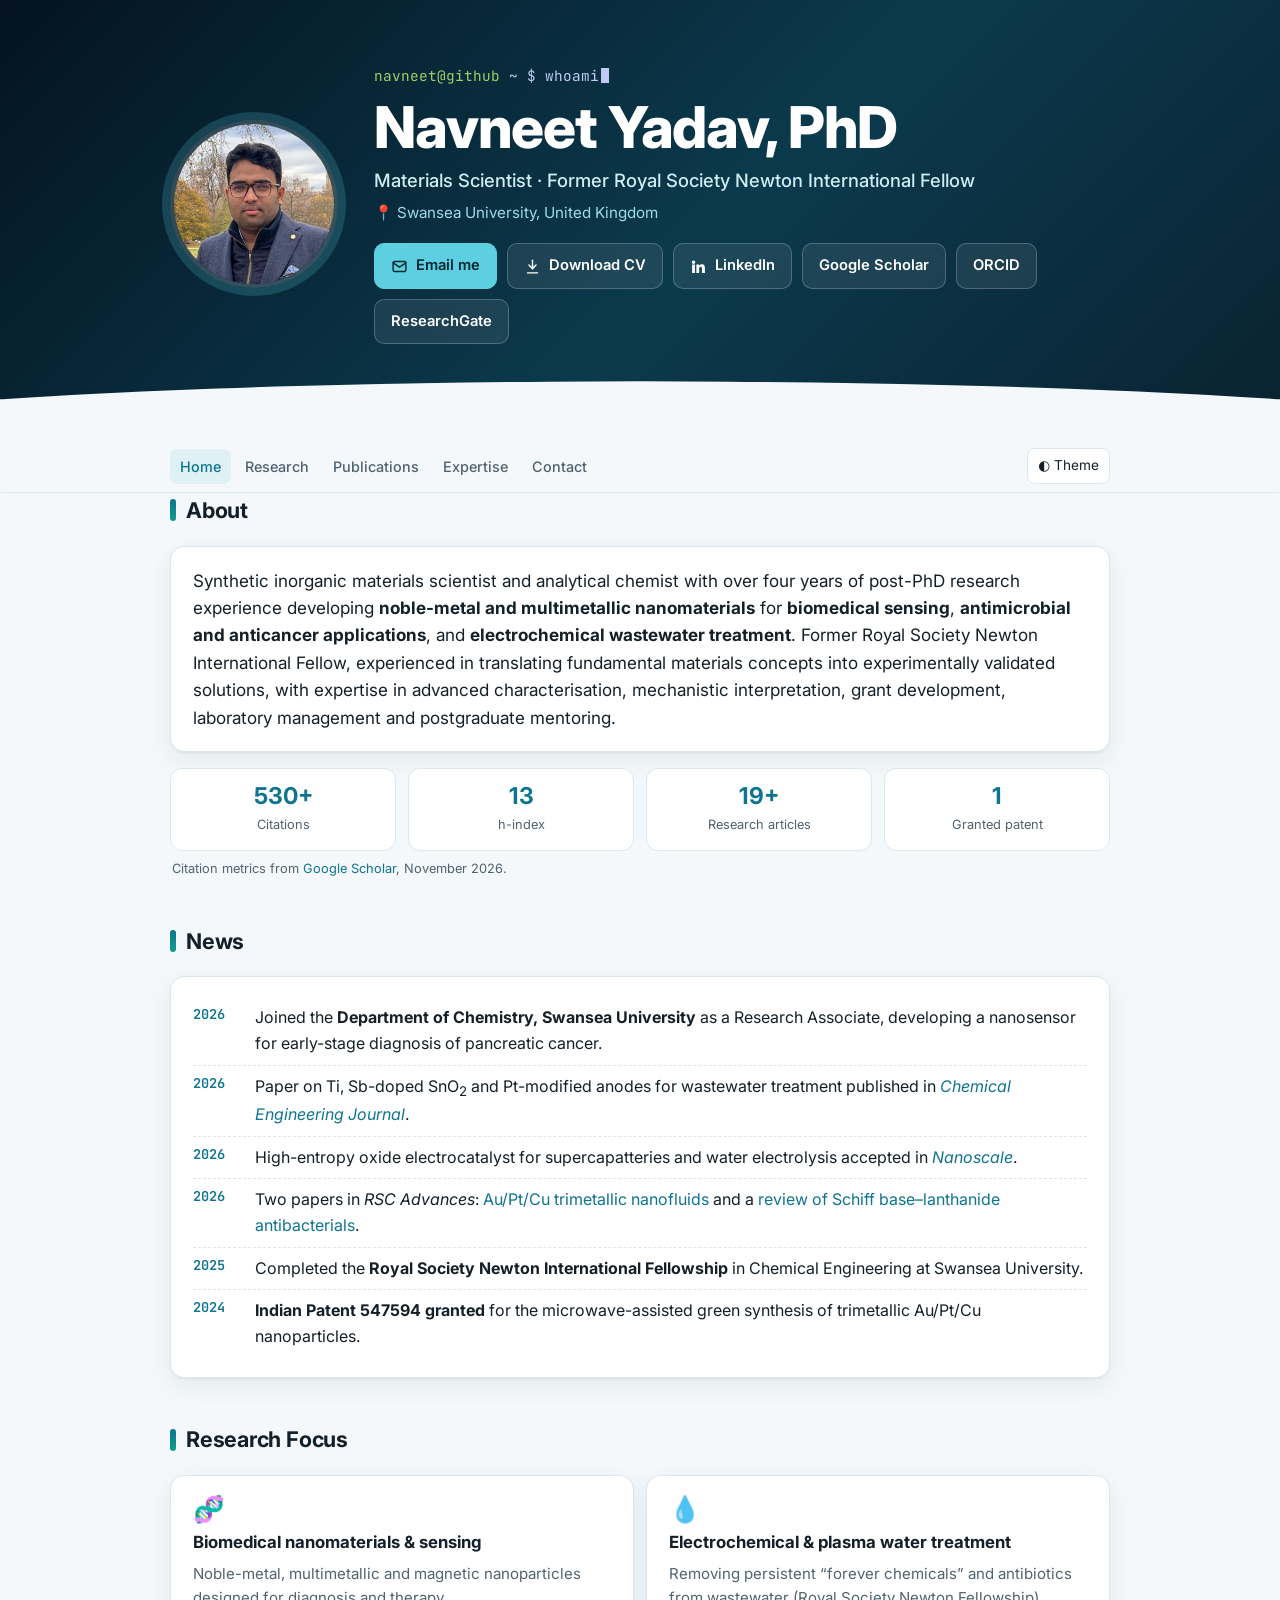
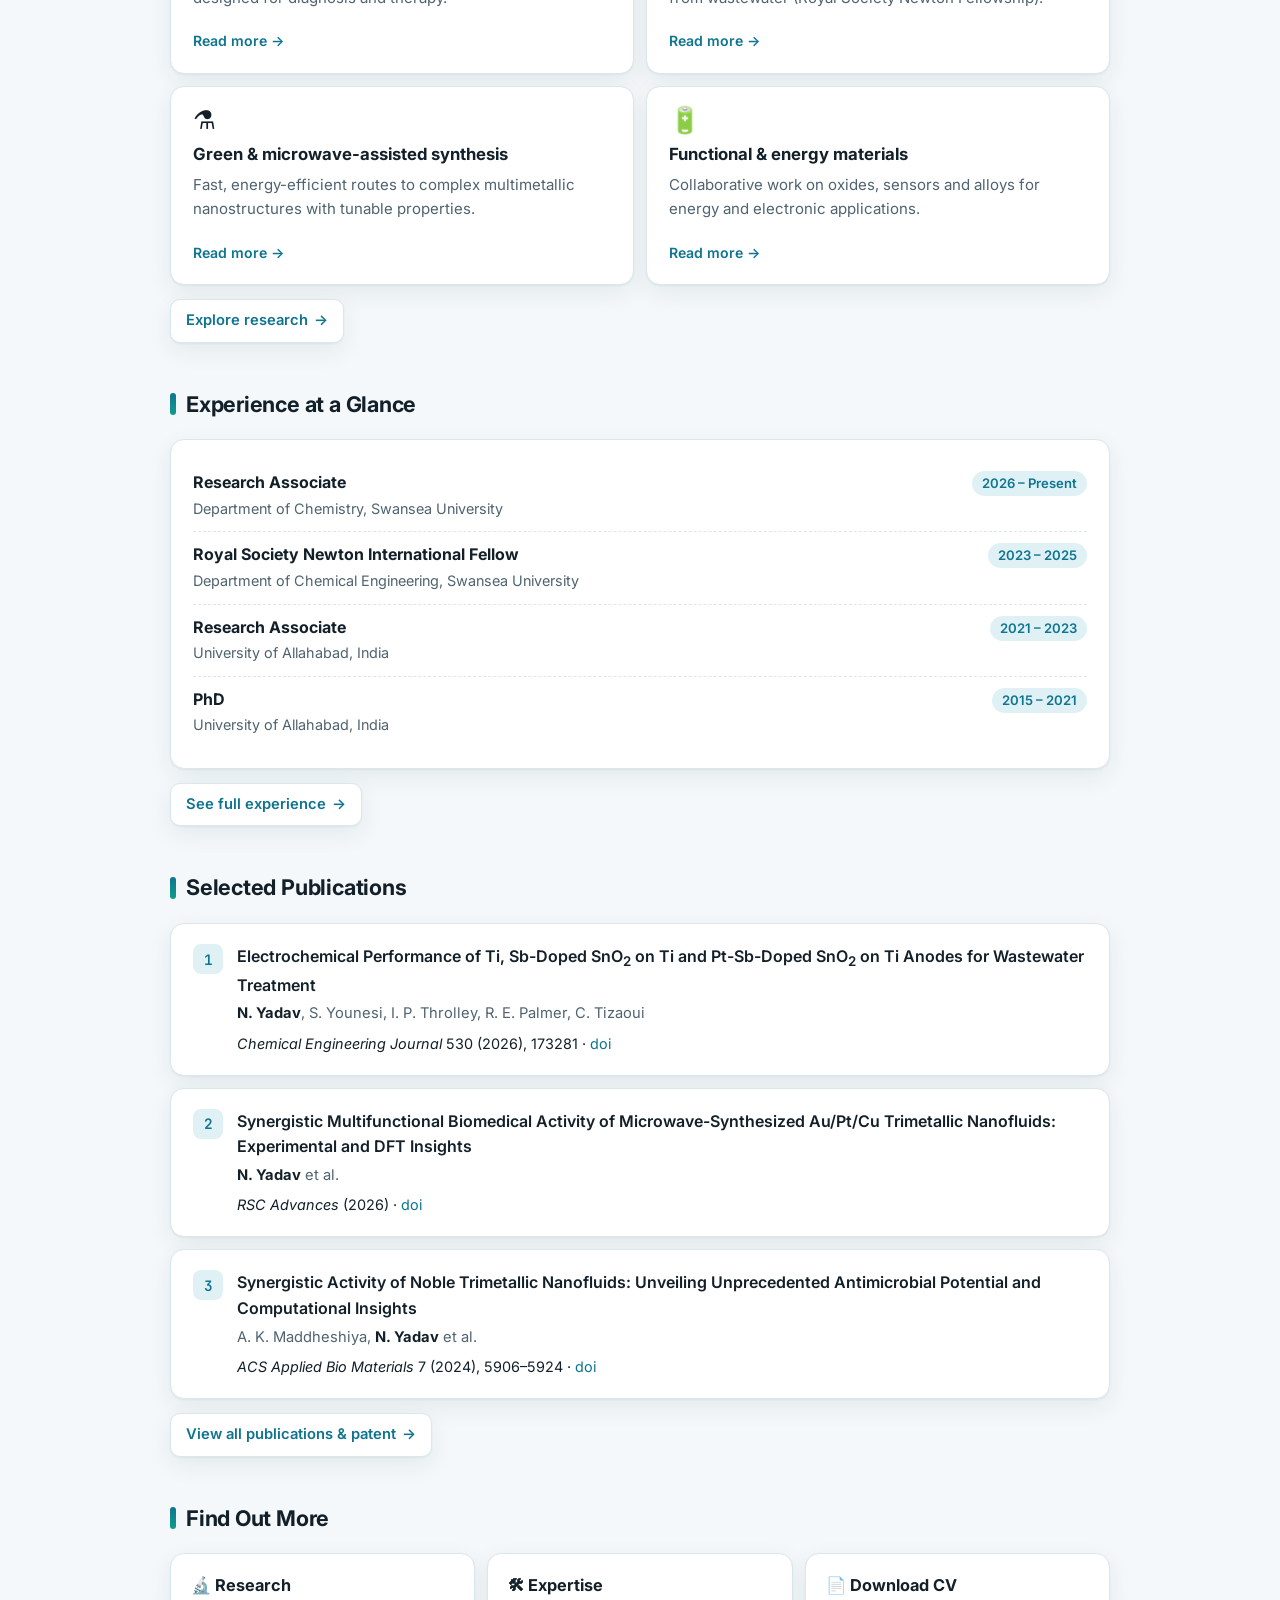
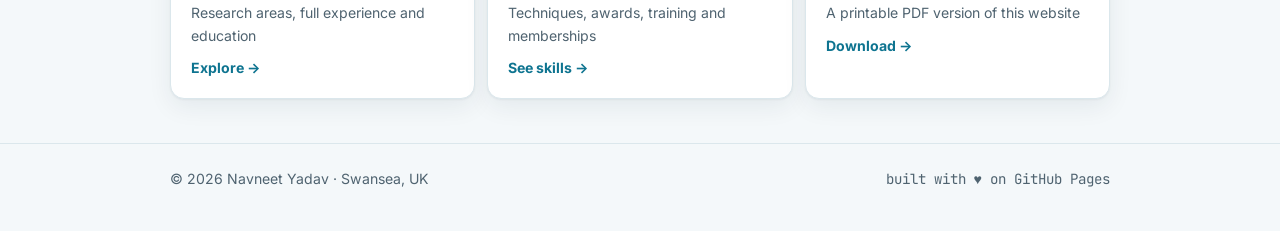
<file: index.html>
<!doctype html>
<html lang="en">
<head>
<meta charset="utf-8">
<meta name="viewport" content="width=device-width, initial-scale=1">
<title>Dr Navneet Yadav · Materials Scientist</title>
<meta name="description" content="Dr Navneet Yadav: materials scientist and former Royal Society Newton International Fellow at Swansea University, working on nanomaterials for biomedical sensing and wastewater treatment.">
<meta property="og:title" content="Dr Navneet Yadav · Materials Scientist">
<meta property="og:description" content="Dr Navneet Yadav: materials scientist and former Royal Society Newton International Fellow at Swansea University, working on nanomaterials for biomedical sensing and wastewater treatment.">
<meta property="og:image" content="https://navneetyadav840.github.io/photo_1.jpg">
<link rel="preconnect" href="https://fonts.googleapis.com">
<link rel="preconnect" href="https://fonts.gstatic.com" crossorigin>
<link href="https://fonts.googleapis.com/css2?family=Inter:wght@400;500;600;700;800&family=JetBrains+Mono:wght@400;600&display=swap" rel="stylesheet">
<link rel="stylesheet" href="style.css">
</head>
<body>
<header class="hero">
  <div class="wrap">
    <img class="photo" src="photo_1.jpg" alt="Photo of Dr Navneet Yadav" onerror="var d=document.createElement('div');d.className='photo initials';d.textContent='NY';d.setAttribute('aria-hidden','true');this.replaceWith(d)">
    <div>
      <div class="prompt mono">navneet@github <span>~ $ whoami</span><span class="cursor"></span></div>
      <h1>Navneet Yadav, PhD</h1>
      <p class="role">Materials Scientist · Former Royal Society Newton International Fellow</p>
      <p class="place">📍 Swansea University, United Kingdom</p>
      <p class="print-contact" style="display:none">navneet.yadav.anm@gmail.com · linkedin.com/in/dr-navneet-yadav-mrsc-9b7178a1 · ORCID 0000-0001-9638-056X · Google Scholar · ResearchGate</p>
      <div class="actions">
        <a class="btn primary" href="mailto:navneet.yadav.anm@gmail.com">
          <svg viewBox="0 0 24 24" fill="none" stroke="currentColor" stroke-width="2" stroke-linecap="round" stroke-linejoin="round"><rect x="3" y="5" width="18" height="14" rx="2"/><path d="m3 7 9 6 9-6"/></svg>Email me</a>
        <a class="btn" href="Navneet_Yadav_CV.pdf" download>
          <svg viewBox="0 0 24 24" fill="none" stroke="currentColor" stroke-width="2" stroke-linecap="round" stroke-linejoin="round"><path d="M12 3v12"/><path d="m7 10 5 5 5-5"/><path d="M5 21h14"/></svg>Download CV</a>
        <a class="btn" href="https://www.linkedin.com/in/dr-navneet-yadav-mrsc-9b7178a1/" target="_blank" rel="noopener">
          <svg viewBox="0 0 24 24" fill="currentColor"><path d="M4.98 3.5a2.5 2.5 0 1 1 0 5 2.5 2.5 0 0 1 0-5zM3 9h4v12H3zM9 9h3.8v1.7h.05c.53-1 1.83-2.05 3.77-2.05C20.6 8.65 21 11.2 21 14.5V21h-4v-5.7c0-1.36-.03-3.1-1.9-3.1-1.9 0-2.2 1.48-2.2 3V21H9z"/></svg>LinkedIn</a>
        <a class="btn" href="https://scholar.google.com/citations?user=IfjBvK0AAAAJ&amp;hl=en" target="_blank" rel="noopener">Google Scholar</a>
        <a class="btn" href="https://orcid.org/0000-0001-9638-056X" target="_blank" rel="noopener">ORCID</a>
        <a class="btn" href="https://www.researchgate.net/profile/Navneet-Yadav-4" target="_blank" rel="noopener">ResearchGate</a>
      </div>
    </div>
  </div>
</header>
<nav class="top" aria-label="Pages">
  <div class="wrap">
    <a href="index.html" class="active" aria-current="page">Home</a>
    <a href="research.html">Research</a>
    <a href="publications.html">Publications</a>
    <a href="expertise.html">Expertise</a>
    <a href="contact.html">Contact</a>
    <button class="theme" id="themeBtn" type="button" aria-label="Toggle colour theme">◐ Theme</button>
  </div>
</nav>

<main class="wrap">

<section id="about">
    <h2>About</h2>
    <div class="card">
      <p class="lead">Synthetic inorganic materials scientist and analytical chemist with over four years of post-PhD research experience developing <b>noble-metal and multimetallic nanomaterials</b> for <b>biomedical sensing</b>, <b>antimicrobial and anticancer applications</b>, and <b>electrochemical wastewater treatment</b>. Former Royal Society Newton International Fellow, experienced in translating fundamental materials concepts into experimentally validated solutions, with expertise in advanced characterisation, mechanistic interpretation, grant development, laboratory management and postgraduate mentoring.</p>
    </div>
    <div class="stats">
      <div class="stat"><b>530+</b><span>Citations</span></div>
      <div class="stat"><b>13</b><span>h-index</span></div>
      <div class="stat"><b>19+</b><span>Research articles</span></div>
      <div class="stat"><b>1</b><span>Granted patent</span></div>
    </div>
    <p class="statnote">Citation metrics from <a href="https://scholar.google.com/citations?user=IfjBvK0AAAAJ&amp;hl=en" target="_blank" rel="noopener">Google Scholar</a>, November 2026.</p>
  </section>

  <section id="news">
    <h2>News</h2>
    <div class="card"><ul class="list news">
      <li><span class="y">2026</span><span>Joined the <b>Department of Chemistry, Swansea University</b> as a Research Associate, developing a nanosensor for early-stage diagnosis of pancreatic cancer.</span></li>
      <li><span class="y">2026</span><span>Paper on Ti, Sb-doped SnO<sub>2</sub> and Pt-modified anodes for wastewater treatment published in <a href="https://doi.org/10.1016/j.cej.2026.173281" target="_blank" rel="noopener"><i>Chemical Engineering Journal</i></a>.</span></li>
      <li><span class="y">2026</span><span>High-entropy oxide electrocatalyst for supercapatteries and water electrolysis accepted in <a href="https://doi.org/10.1039/D6NR00812G" target="_blank" rel="noopener"><i>Nanoscale</i></a>.</span></li>
      <li><span class="y">2026</span><span>Two papers in <i>RSC Advances</i>: <a href="https://doi.org/10.1039/d6ra06054d" target="_blank" rel="noopener">Au/Pt/Cu trimetallic nanofluids</a> and a <a href="https://doi.org/10.1039/D5RA08181E" target="_blank" rel="noopener">review of Schiff base–lanthanide antibacterials</a>.</span></li>
      <li><span class="y">2025</span><span>Completed the <b>Royal Society Newton International Fellowship</b> in Chemical Engineering at Swansea University.</span></li>
      <li><span class="y">2024</span><span><b>Indian Patent 547594 granted</b> for the microwave-assisted green synthesis of trimetallic Au/Pt/Cu nanoparticles.</span></li>
    </ul></div>
  </section>

  <section id="focus">
    <h2>Research Focus</h2>
    <div class="themes">
      <a class="card theme-card" href="research.html#biomedical">
        <div class="ico">🧬</div><h3>Biomedical nanomaterials &amp; sensing</h3><p>Noble-metal, multimetallic and magnetic nanoparticles designed for diagnosis and therapy.</p>
        <span class="go">Read more →</span>
      </a>
      <a class="card theme-card" href="research.html#water">
        <div class="ico">💧</div><h3>Electrochemical &amp; plasma water treatment</h3><p>Removing persistent “forever chemicals” and antibiotics from wastewater (Royal Society Newton Fellowship).</p>
        <span class="go">Read more →</span>
      </a>
      <a class="card theme-card" href="research.html#synthesis">
        <div class="ico">⚗️</div><h3>Green &amp; microwave-assisted synthesis</h3><p>Fast, energy-efficient routes to complex multimetallic nanostructures with tunable properties.</p>
        <span class="go">Read more →</span>
      </a>
      <a class="card theme-card" href="research.html#functional">
        <div class="ico">🔋</div><h3>Functional &amp; energy materials</h3><p>Collaborative work on oxides, sensors and alloys for energy and electronic applications.</p>
        <span class="go">Read more →</span>
      </a>
    </div>
    <a class="more" href="research.html">Explore research</a>
  </section>

  <section id="glance">
    <h2>Experience at a Glance</h2>
    <div class="card"><ul class="glance">
      <li><div><b>Research Associate</b><span class="w">Department of Chemistry, Swansea University</span></div><span class="when">2026 – Present</span></li>
      <li><div><b>Royal Society Newton International Fellow</b><span class="w">Department of Chemical Engineering, Swansea University</span></div><span class="when">2023 – 2025</span></li>
      <li><div><b>Research Associate</b><span class="w">University of Allahabad, India</span></div><span class="when">2021 – 2023</span></li>
      <li><div><b>PhD</b><span class="w">University of Allahabad, India</span></div><span class="when">2015 – 2021</span></li>
    </ul></div>
    <a class="more" href="research.html#experience">See full experience</a>
  </section>

  <section id="selected">
    <h2>Selected Publications</h2>
    <div class="pubs">
      <div class="card pub"><div>
        <p class="t">Electrochemical Performance of Ti, Sb-Doped SnO<sub>2</sub> on Ti and Pt-Sb-Doped SnO<sub>2</sub> on Ti Anodes for Wastewater Treatment</p>
        <p class="a"><b>N. Yadav</b>, S. Younesi, I. P. Throlley, R. E. Palmer, C. Tizaoui</p>
        <p class="j"><i>Chemical Engineering Journal</i> 530 (2026), 173281 · <a href="https://doi.org/10.1016/j.cej.2026.173281" target="_blank" rel="noopener">doi</a></p>
      </div></div>
      <div class="card pub"><div>
        <p class="t">Synergistic Multifunctional Biomedical Activity of Microwave-Synthesized Au/Pt/Cu Trimetallic Nanofluids: Experimental and DFT Insights</p>
        <p class="a"><b>N. Yadav</b> et al.</p>
        <p class="j"><i>RSC Advances</i> (2026) · <a href="https://doi.org/10.1039/d6ra06054d" target="_blank" rel="noopener">doi</a></p>
      </div></div>
      <div class="card pub"><div>
        <p class="t">Synergistic Activity of Noble Trimetallic Nanofluids: Unveiling Unprecedented Antimicrobial Potential and Computational Insights</p>
        <p class="a">A. K. Maddheshiya, <b>N. Yadav</b> et al.</p>
        <p class="j"><i>ACS Applied Bio Materials</i> 7 (2024), 5906–5924 · <a href="https://doi.org/10.1021/acsabm.3c01268" target="_blank" rel="noopener">doi</a></p>
      </div></div>
    </div>
    <a class="more" href="publications.html">View all publications &amp; patent</a>
  </section>

  <section id="next">
    <h2>Find Out More</h2>
    <div class="cta">
      <a href="research.html"><b>🔬 Research</b><span>Research areas, full experience and education</span><i>Explore →</i></a>
      <a href="expertise.html"><b>🛠 Expertise</b><span>Techniques, awards, training and memberships</span><i>See skills →</i></a>
      <a href="Navneet_Yadav_CV.pdf" download><b>📄 Download CV</b><span>A printable PDF version of this website</span><i>Download →</i></a>
    </div>
  </section>

</main>

<footer>
  <div class="wrap">
    <span>© <span id="yr">2026</span> Navneet Yadav · Swansea, UK</span>
    <span class="mono">built with ♥ on GitHub Pages</span>
  </div>
</footer>
<script src="script.js"></script>
</body>
</html>
</file>
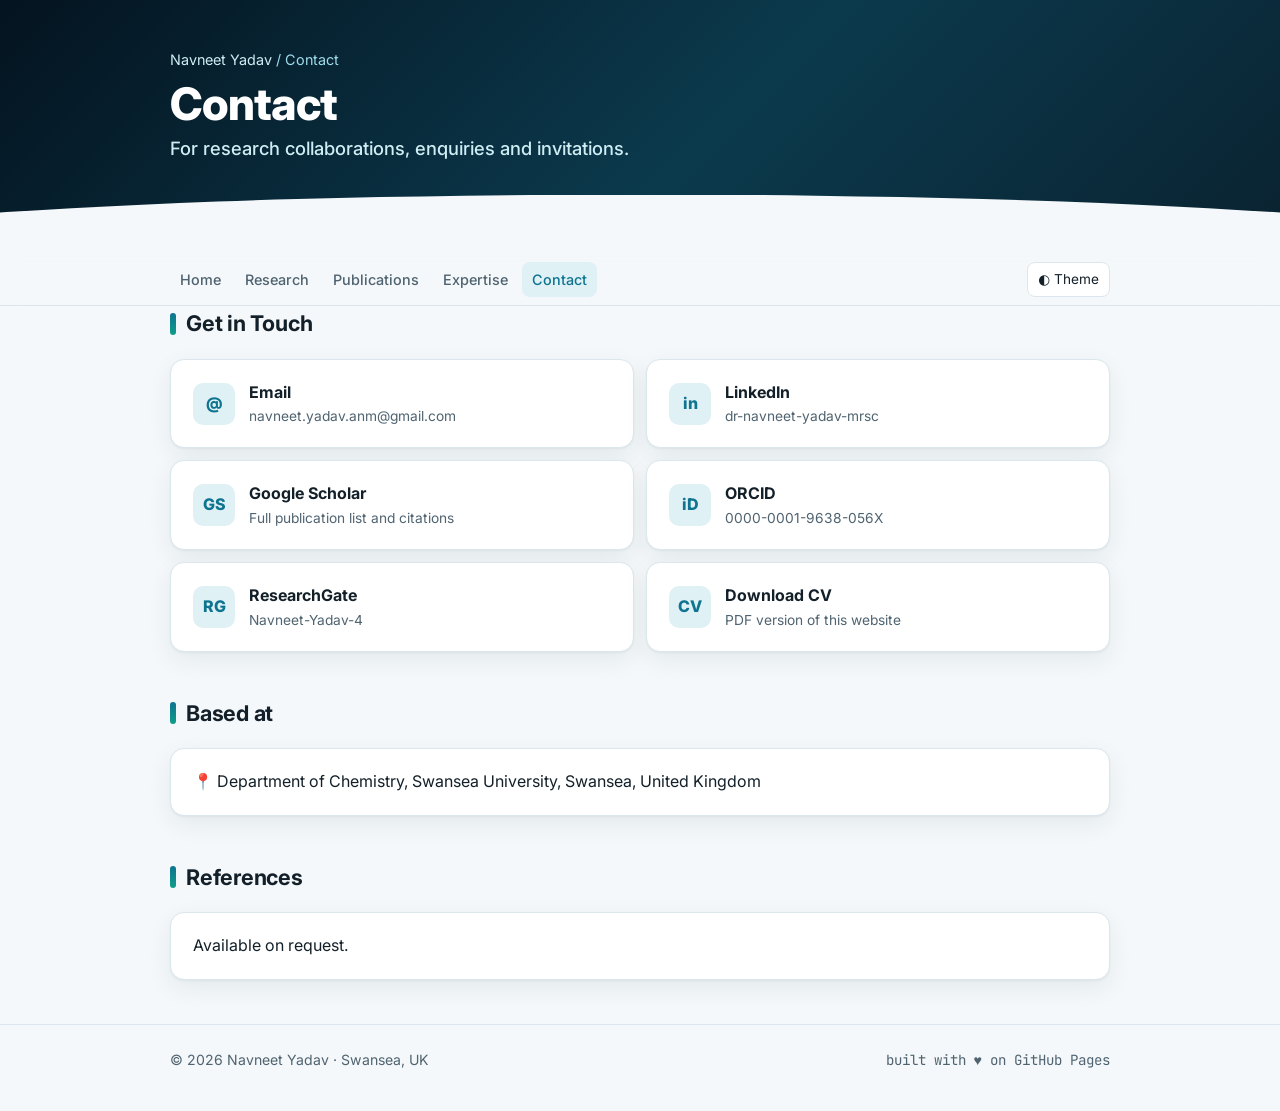
<file: contact.html>
<!doctype html>
<html lang="en">
<head>
<meta charset="utf-8">
<meta name="viewport" content="width=device-width, initial-scale=1">
<title>Contact · Dr Navneet Yadav</title>
<meta name="description" content="Contact Dr Navneet Yadav.">
<meta property="og:title" content="Contact · Dr Navneet Yadav">
<meta property="og:description" content="Contact Dr Navneet Yadav.">
<meta property="og:image" content="https://navneetyadav840.github.io/photo_1.jpg">
<link rel="preconnect" href="https://fonts.googleapis.com">
<link rel="preconnect" href="https://fonts.gstatic.com" crossorigin>
<link href="https://fonts.googleapis.com/css2?family=Inter:wght@400;500;600;700;800&family=JetBrains+Mono:wght@400;600&display=swap" rel="stylesheet">
<link rel="stylesheet" href="style.css">
</head>
<body>
<header class="hero pagehead">
  <div class="wrap">
    <p class="crumb"><a href="index.html">Navneet Yadav</a> / Contact</p>
    <h1>Contact</h1>
    <p class="role">For research collaborations, enquiries and invitations.</p>
  </div>
</header>

<nav class="top" aria-label="Pages">
  <div class="wrap">
    <a href="index.html">Home</a>
    <a href="research.html">Research</a>
    <a href="publications.html">Publications</a>
    <a href="expertise.html">Expertise</a>
    <a href="contact.html" class="active" aria-current="page">Contact</a>
    <button class="theme" id="themeBtn" type="button" aria-label="Toggle colour theme">◐ Theme</button>
  </div>
</nav>

<main class="wrap">

  <section id="reach">
    <h2>Get in Touch</h2>
    <div class="contact-grid">
      <a class="card" href="mailto:navneet.yadav.anm@gmail.com"><span class="ci">@</span><span><b>Email</b><small>navneet.yadav.anm@gmail.com</small></span></a>
      <a class="card" href="https://www.linkedin.com/in/dr-navneet-yadav-mrsc-9b7178a1/" target="_blank" rel="noopener"><span class="ci">in</span><span><b>LinkedIn</b><small>dr-navneet-yadav-mrsc</small></span></a>
      <a class="card" href="https://scholar.google.com/citations?user=IfjBvK0AAAAJ&amp;hl=en" target="_blank" rel="noopener"><span class="ci">GS</span><span><b>Google Scholar</b><small>Full publication list and citations</small></span></a>
      <a class="card" href="https://orcid.org/0000-0001-9638-056X" target="_blank" rel="noopener"><span class="ci">iD</span><span><b>ORCID</b><small>0000-0001-9638-056X</small></span></a>
      <a class="card" href="https://www.researchgate.net/profile/Navneet-Yadav-4" target="_blank" rel="noopener"><span class="ci">RG</span><span><b>ResearchGate</b><small>Navneet-Yadav-4</small></span></a>
      <a class="card" href="Navneet_Yadav_CV.pdf" download><span class="ci">CV</span><span><b>Download CV</b><small>PDF version of this website</small></span></a>
    </div>
  </section>

  <section>
    <h2>Based at</h2>
    <div class="card"><p style="margin:0">📍 Department of Chemistry, Swansea University, Swansea, United Kingdom</p></div>
  </section>

  <section>
    <h2>References</h2>
    <div class="card"><p style="margin:0">Available on request.</p></div>
  </section>

</main>

<footer>
  <div class="wrap">
    <span>© <span id="yr">2026</span> Navneet Yadav · Swansea, UK</span>
    <span class="mono">built with ♥ on GitHub Pages</span>
  </div>
</footer>
<script src="script.js"></script>
</body>
</html>
</file>
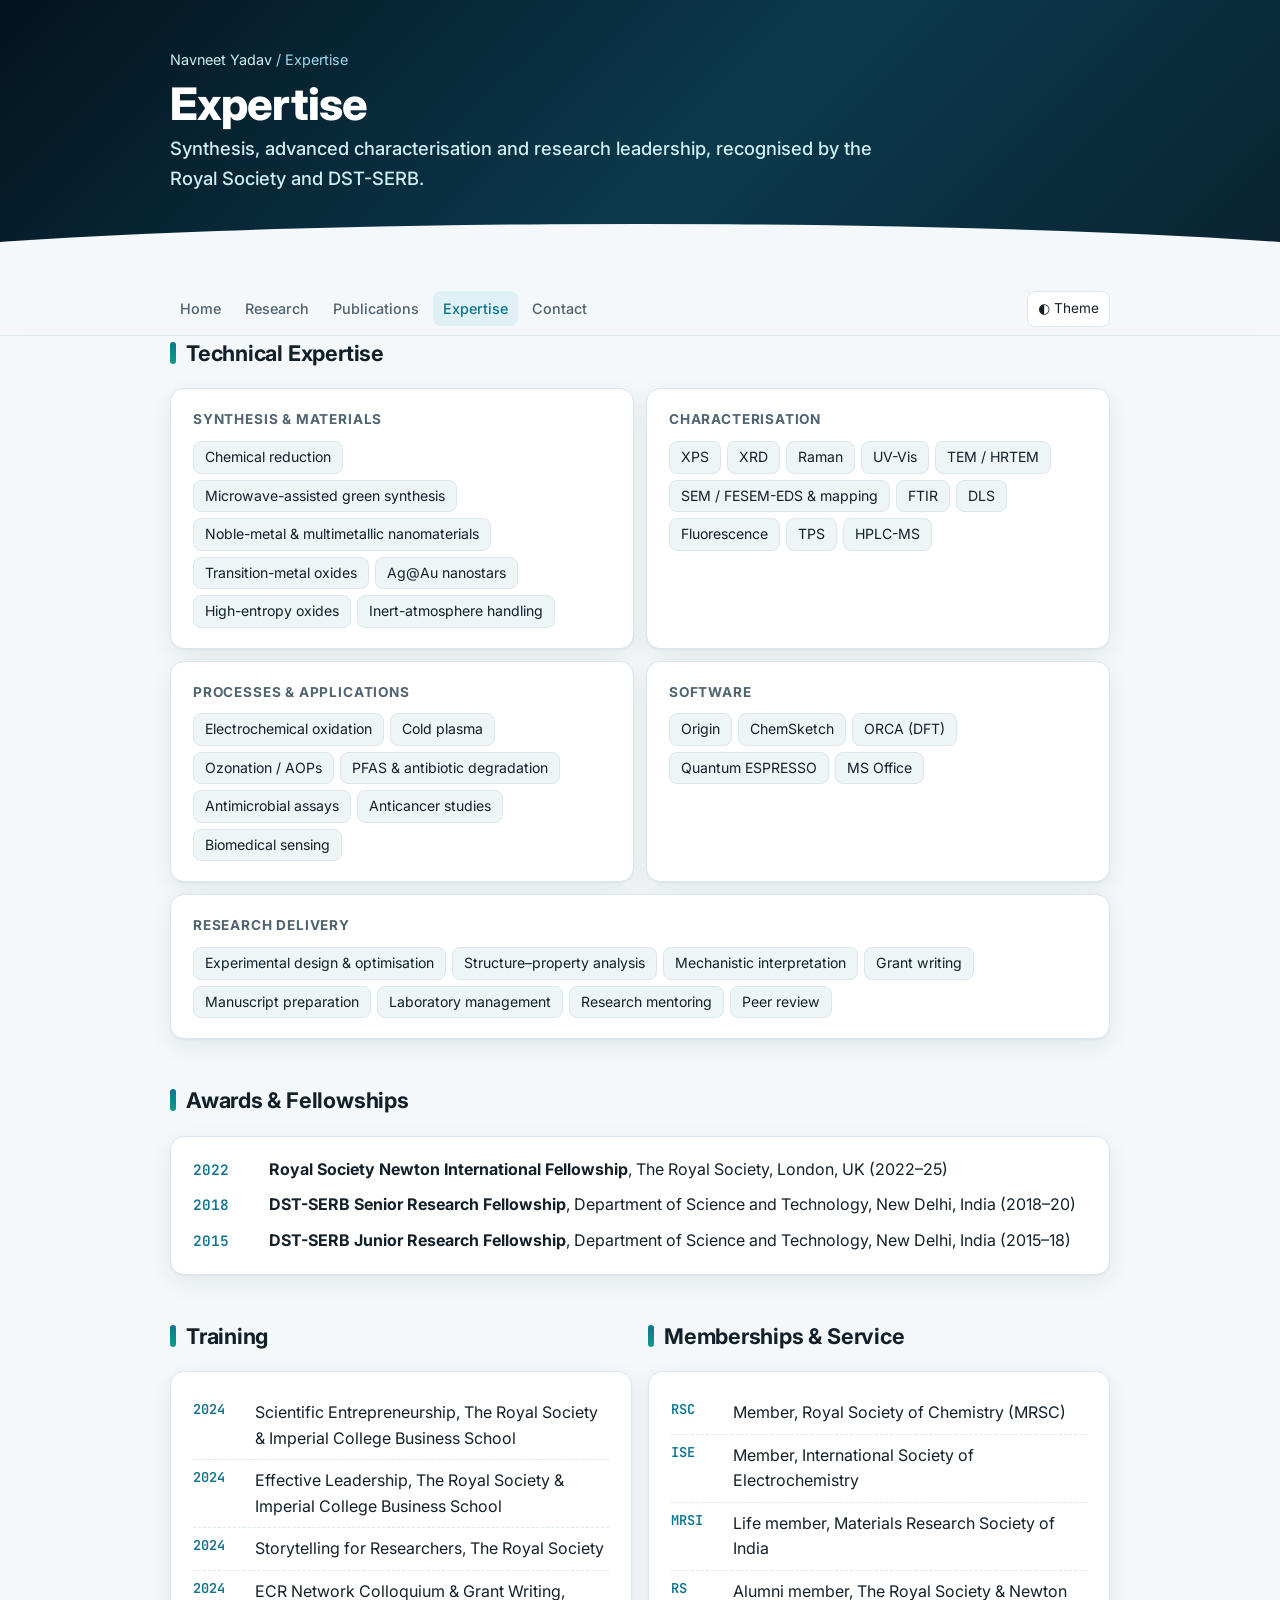
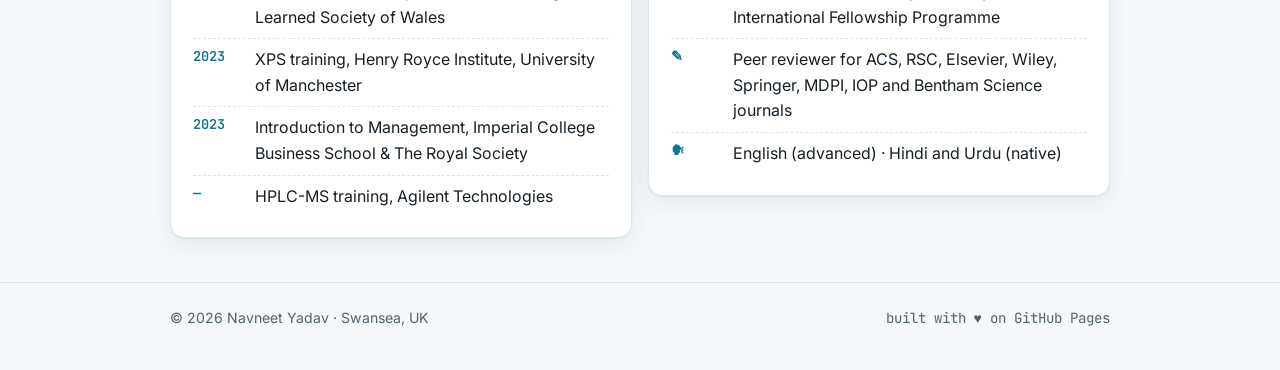
<file: expertise.html>
<!doctype html>
<html lang="en">
<head>
<meta charset="utf-8">
<meta name="viewport" content="width=device-width, initial-scale=1">
<title>Expertise · Dr Navneet Yadav</title>
<meta name="description" content="Technical expertise, awards, training and memberships of Dr Navneet Yadav.">
<meta property="og:title" content="Expertise · Dr Navneet Yadav">
<meta property="og:description" content="Technical expertise, awards, training and memberships of Dr Navneet Yadav.">
<meta property="og:image" content="https://navneetyadav840.github.io/photo_1.jpg">
<link rel="preconnect" href="https://fonts.googleapis.com">
<link rel="preconnect" href="https://fonts.gstatic.com" crossorigin>
<link href="https://fonts.googleapis.com/css2?family=Inter:wght@400;500;600;700;800&family=JetBrains+Mono:wght@400;600&display=swap" rel="stylesheet">
<link rel="stylesheet" href="style.css">
</head>
<body>
<header class="hero pagehead">
  <div class="wrap">
    <p class="crumb"><a href="index.html">Navneet Yadav</a> / Expertise</p>
    <h1>Expertise</h1>
    <p class="role">Synthesis, advanced characterisation and research leadership, recognised by the Royal Society and DST-SERB.</p>
  </div>
</header>

<nav class="top" aria-label="Pages">
  <div class="wrap">
    <a href="index.html">Home</a>
    <a href="research.html">Research</a>
    <a href="publications.html">Publications</a>
    <a href="expertise.html" class="active" aria-current="page">Expertise</a>
    <a href="contact.html">Contact</a>
    <button class="theme" id="themeBtn" type="button" aria-label="Toggle colour theme">◐ Theme</button>
  </div>
</nav>

<main class="wrap">

<section id="skills">
    <h2>Technical Expertise</h2>
    <div class="skills">
      <div class="card"><h3>Synthesis &amp; materials</h3><div class="chips">
        <span class="chip">Chemical reduction</span><span class="chip">Microwave-assisted green synthesis</span><span class="chip">Noble-metal &amp; multimetallic nanomaterials</span><span class="chip">Transition-metal oxides</span><span class="chip">Ag@Au nanostars</span><span class="chip">High-entropy oxides</span><span class="chip">Inert-atmosphere handling</span></div></div>
      <div class="card"><h3>Characterisation</h3><div class="chips">
        <span class="chip">XPS</span><span class="chip">XRD</span><span class="chip">Raman</span><span class="chip">UV-Vis</span><span class="chip">TEM / HRTEM</span><span class="chip">SEM / FESEM-EDS &amp; mapping</span><span class="chip">FTIR</span><span class="chip">DLS</span><span class="chip">Fluorescence</span><span class="chip">TPS</span><span class="chip">HPLC-MS</span></div></div>
      <div class="card"><h3>Processes &amp; applications</h3><div class="chips">
        <span class="chip">Electrochemical oxidation</span><span class="chip">Cold plasma</span><span class="chip">Ozonation / AOPs</span><span class="chip">PFAS &amp; antibiotic degradation</span><span class="chip">Antimicrobial assays</span><span class="chip">Anticancer studies</span><span class="chip">Biomedical sensing</span></div></div>
      <div class="card"><h3>Software</h3><div class="chips">
        <span class="chip">Origin</span><span class="chip">ChemSketch</span><span class="chip">ORCA (DFT)</span><span class="chip">Quantum ESPRESSO</span><span class="chip">MS Office</span></div></div>
      <div class="card" style="grid-column:1/-1"><h3>Research delivery</h3><div class="chips">
        <span class="chip">Experimental design &amp; optimisation</span><span class="chip">Structure–property analysis</span><span class="chip">Mechanistic interpretation</span><span class="chip">Grant writing</span><span class="chip">Manuscript preparation</span><span class="chip">Laboratory management</span><span class="chip">Research mentoring</span><span class="chip">Peer review</span></div></div>
    </div>
  </section>

<section id="awards">
    <h2>Awards &amp; Fellowships</h2>
    <div class="card awards">
      <div class="award"><span class="y">2022</span><span><b>Royal Society Newton International Fellowship</b>, The Royal Society, London, UK (2022–25)</span></div>
      <div class="award"><span class="y">2018</span><span><b>DST-SERB Senior Research Fellowship</b>, Department of Science and Technology, New Delhi, India (2018–20)</span></div>
      <div class="award"><span class="y">2015</span><span><b>DST-SERB Junior Research Fellowship</b>, Department of Science and Technology, New Delhi, India (2015–18)</span></div>
    </div>
  </section>

<section id="training">
    <div class="grid2">
      <div>
        <h2>Training</h2>
        <div class="card"><ul class="list">
          <li><span class="y">2024</span><span>Scientific Entrepreneurship, The Royal Society &amp; Imperial College Business School</span></li>
          <li><span class="y">2024</span><span>Effective Leadership, The Royal Society &amp; Imperial College Business School</span></li>
          <li><span class="y">2024</span><span>Storytelling for Researchers, The Royal Society</span></li>
          <li><span class="y">2024</span><span>ECR Network Colloquium &amp; Grant Writing, Learned Society of Wales</span></li>
          <li><span class="y">2023</span><span>XPS training, Henry Royce Institute, University of Manchester</span></li>
          <li><span class="y">2023</span><span>Introduction to Management, Imperial College Business School &amp; The Royal Society</span></li>
          <li><span class="y">—</span><span>HPLC-MS training, Agilent Technologies</span></li>
        </ul></div>
      </div>
      <div>
        <h2>Memberships &amp; Service</h2>
        <div class="card"><ul class="list">
          <li><span class="y">RSC</span><span>Member, Royal Society of Chemistry (MRSC)</span></li>
          <li><span class="y">ISE</span><span>Member, International Society of Electrochemistry</span></li>
          <li><span class="y">MRSI</span><span>Life member, Materials Research Society of India</span></li>
          <li><span class="y">RS</span><span>Alumni member, The Royal Society &amp; Newton International Fellowship Programme</span></li>
          <li><span class="y">✎</span><span>Peer reviewer for ACS, RSC, Elsevier, Wiley, Springer, MDPI, IOP and Bentham Science journals</span></li>
          <li><span class="y">🗣</span><span>English (advanced) · Hindi and Urdu (native)</span></li>
        </ul></div>
      </div>
    </div>
  </section>

</main>

<footer>
  <div class="wrap">
    <span>© <span id="yr">2026</span> Navneet Yadav · Swansea, UK</span>
    <span class="mono">built with ♥ on GitHub Pages</span>
  </div>
</footer>
<script src="script.js"></script>
</body>
</html>
</file>
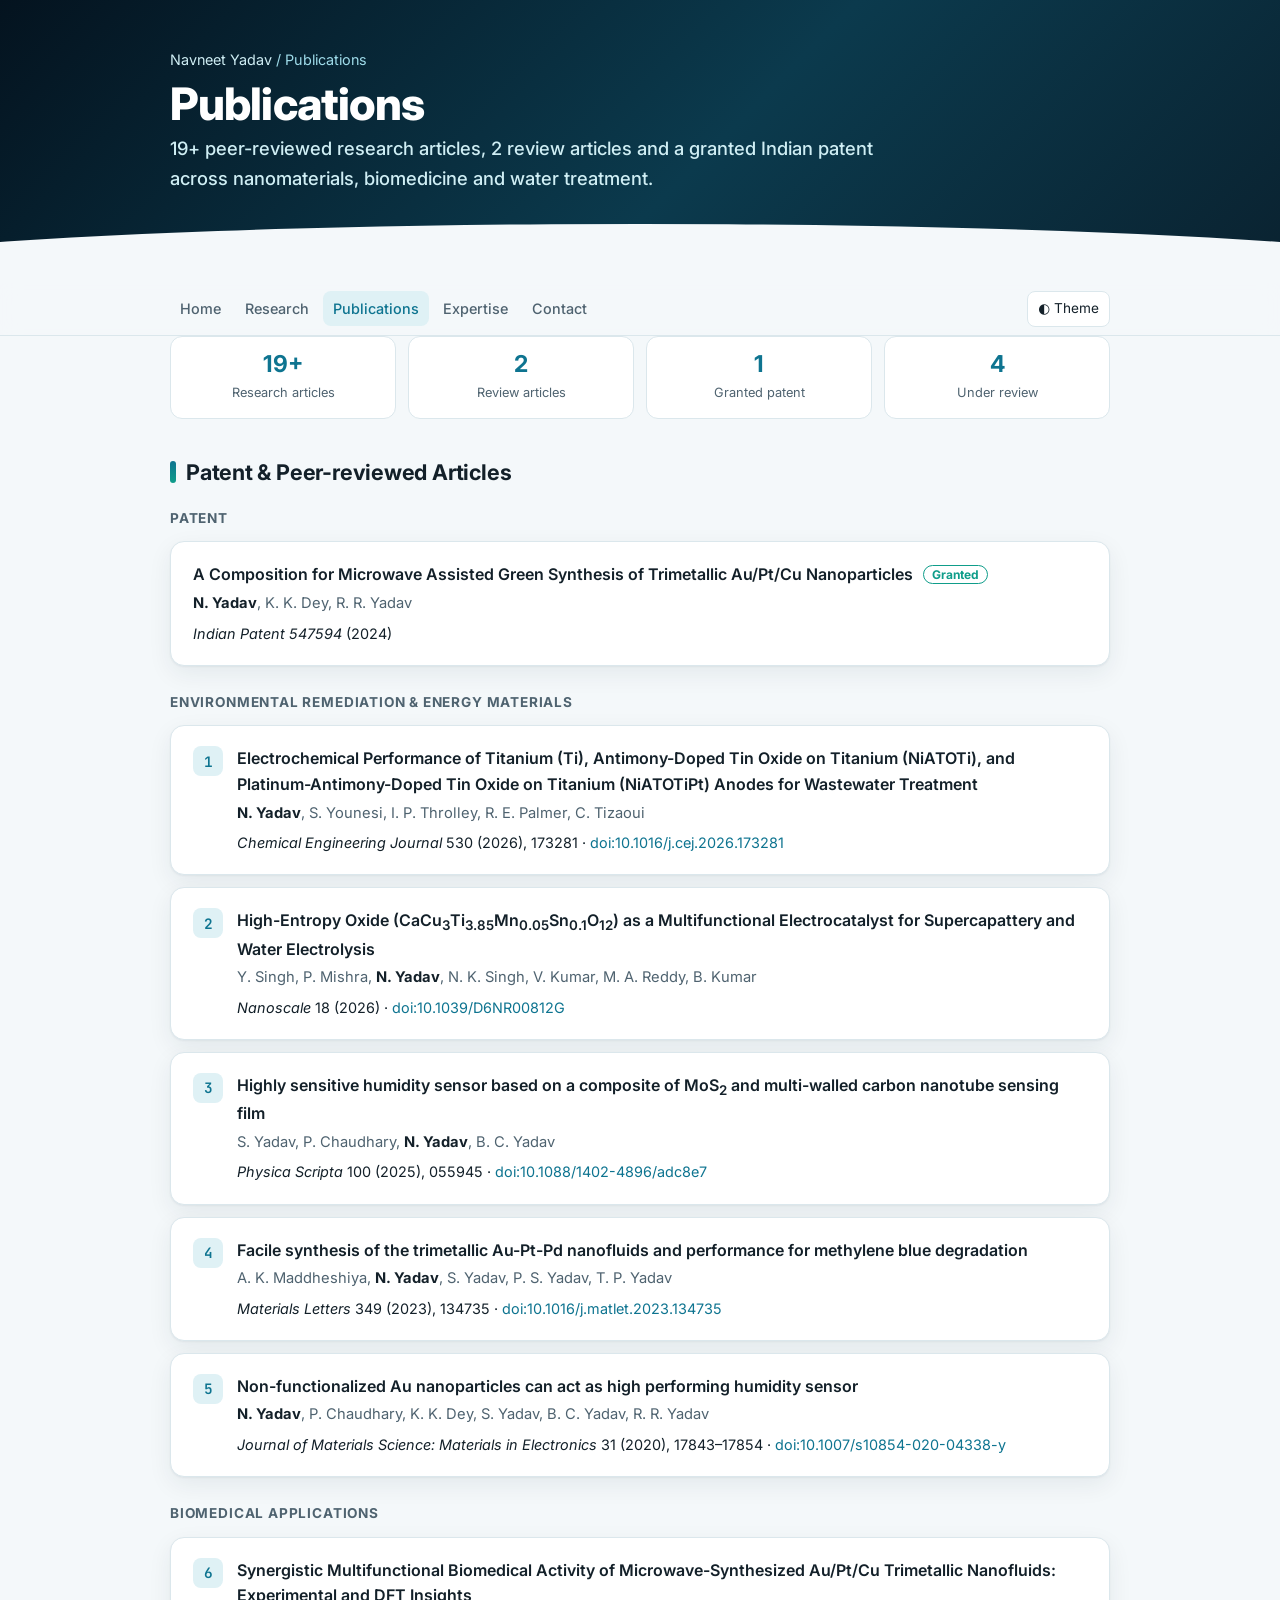
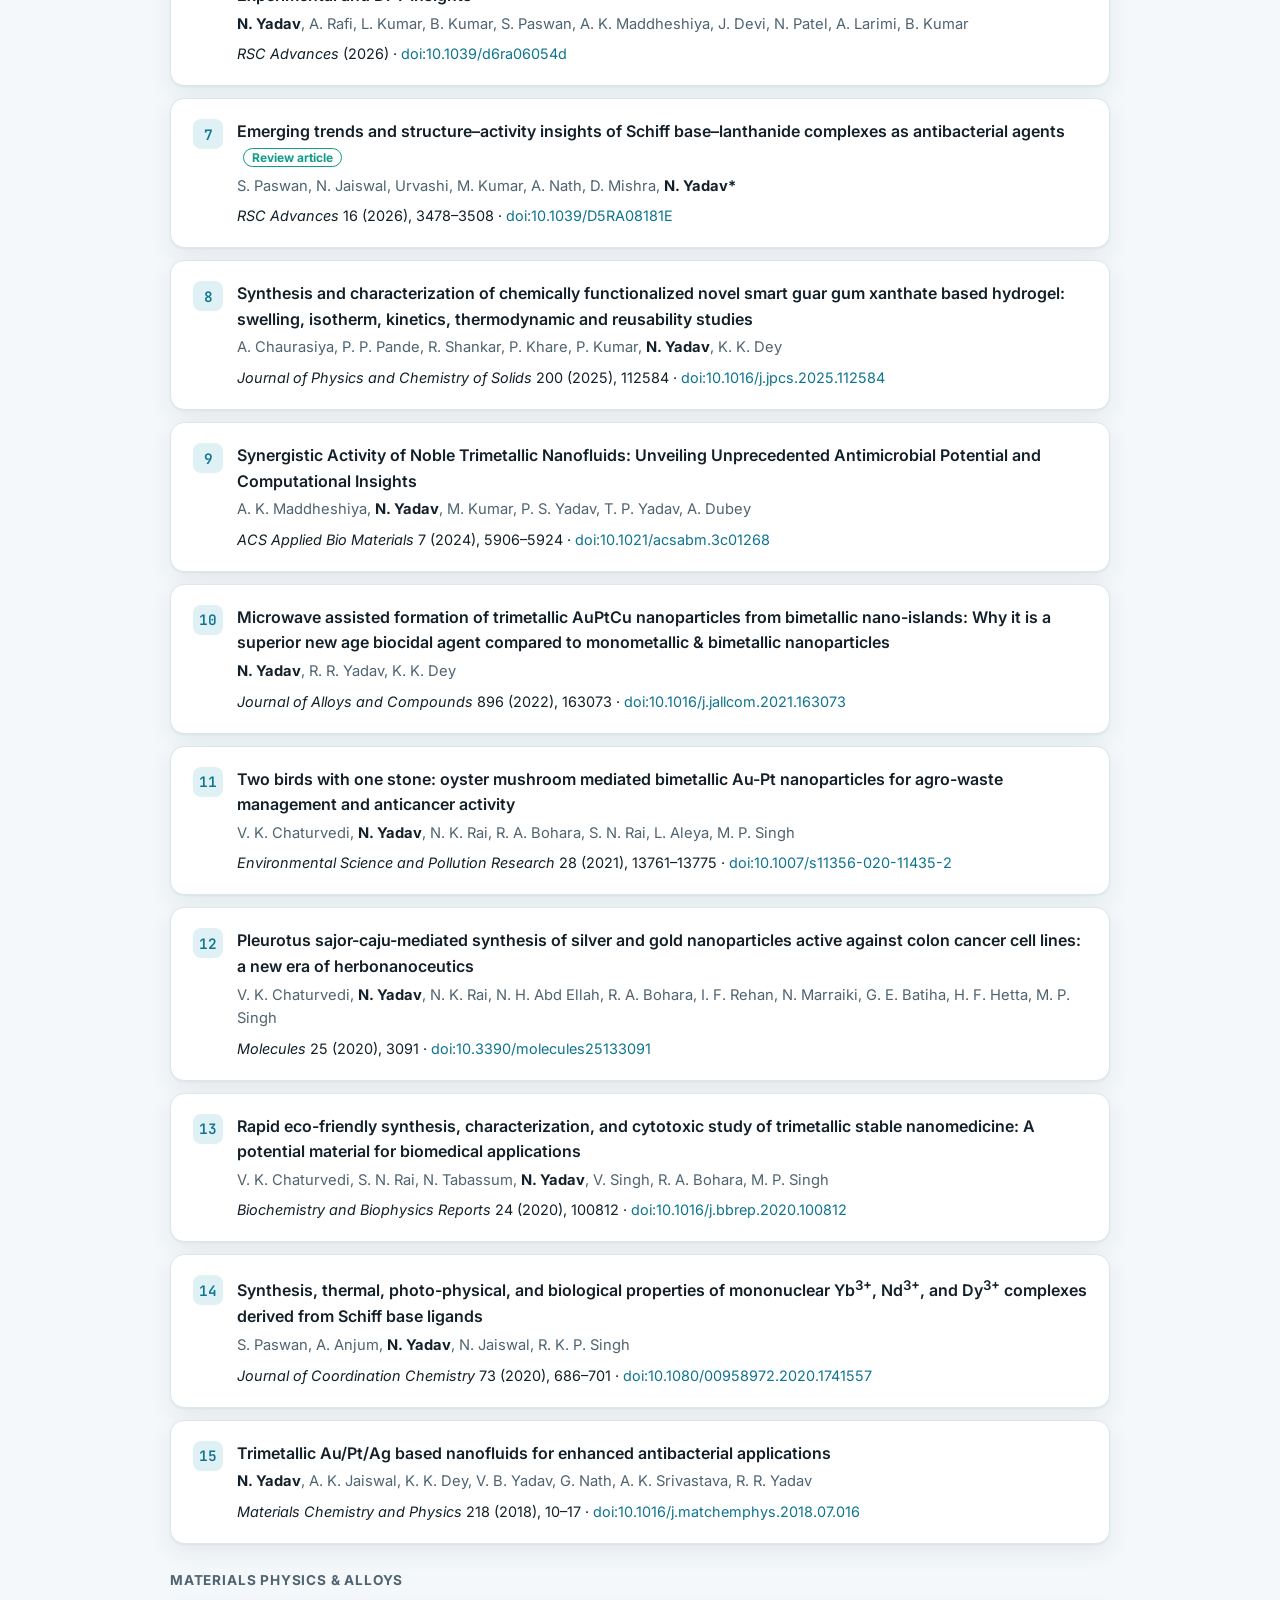
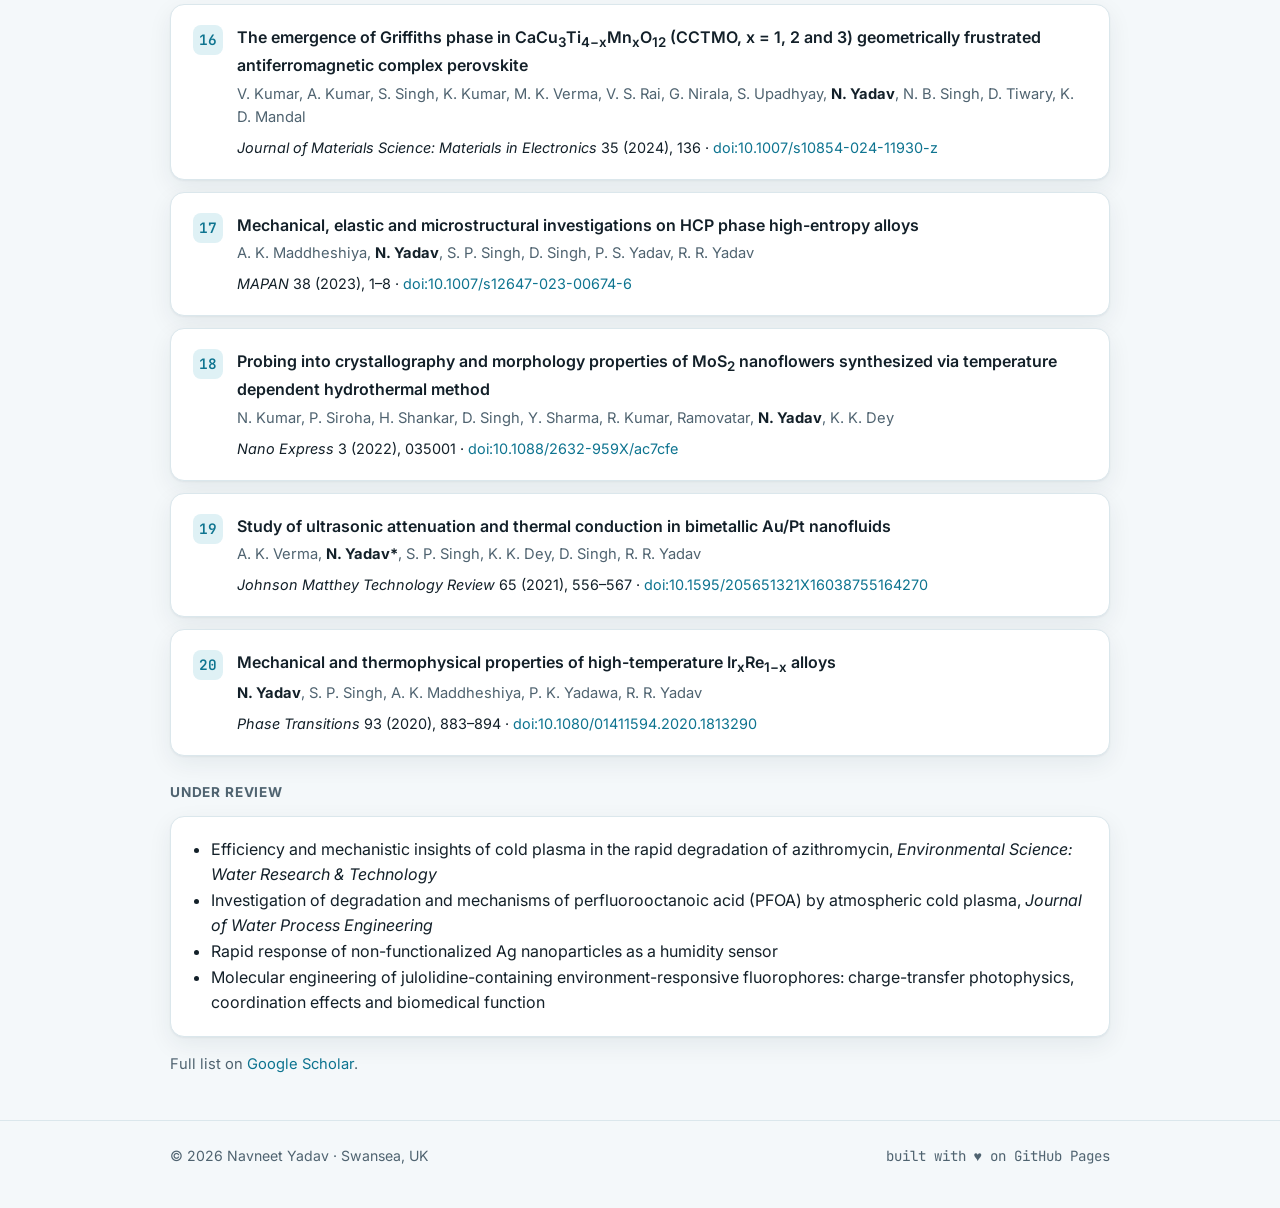
<file: publications.html>
<!doctype html>
<html lang="en">
<head>
<meta charset="utf-8">
<meta name="viewport" content="width=device-width, initial-scale=1">
<title>Publications · Dr Navneet Yadav</title>
<meta name="description" content="Publications and patent of Dr Navneet Yadav.">
<meta property="og:title" content="Publications · Dr Navneet Yadav">
<meta property="og:description" content="Publications and patent of Dr Navneet Yadav.">
<meta property="og:image" content="https://navneetyadav840.github.io/photo_1.jpg">
<link rel="preconnect" href="https://fonts.googleapis.com">
<link rel="preconnect" href="https://fonts.gstatic.com" crossorigin>
<link href="https://fonts.googleapis.com/css2?family=Inter:wght@400;500;600;700;800&family=JetBrains+Mono:wght@400;600&display=swap" rel="stylesheet">
<link rel="stylesheet" href="style.css">
</head>
<body>
<header class="hero pagehead">
  <div class="wrap">
    <p class="crumb"><a href="index.html">Navneet Yadav</a> / Publications</p>
    <h1>Publications</h1>
    <p class="role">19+ peer-reviewed research articles, 2 review articles and a granted Indian patent across nanomaterials, biomedicine and water treatment.</p>
  </div>
</header>

<nav class="top" aria-label="Pages">
  <div class="wrap">
    <a href="index.html">Home</a>
    <a href="research.html">Research</a>
    <a href="publications.html" class="active" aria-current="page">Publications</a>
    <a href="expertise.html">Expertise</a>
    <a href="contact.html">Contact</a>
    <button class="theme" id="themeBtn" type="button" aria-label="Toggle colour theme">◐ Theme</button>
  </div>
</nav>

<main class="wrap">

  <div class="stats" style="margin:0 0 36px">
    <div class="stat"><b>19+</b><span>Research articles</span></div>
    <div class="stat"><b>2</b><span>Review articles</span></div>
    <div class="stat"><b>1</b><span>Granted patent</span></div>
    <div class="stat"><b>4</b><span>Under review</span></div>
  </div>

<section id="publications">
    <h2>Patent &amp; Peer-reviewed Articles</h2>
    <div class="pubs">
      <p class="sub">Patent</p>
      <div class="card pub nonum"><div>
        <p class="t">A Composition for Microwave Assisted Green Synthesis of Trimetallic Au/Pt/Cu Nanoparticles <span class="status">Granted</span></p>
        <p class="a"><b>N. Yadav</b>, K. K. Dey, R. R. Yadav</p>
        <p class="j"><i>Indian Patent 547594</i> (2024)</p>
      </div></div>

      <p class="sub">Environmental remediation &amp; energy materials</p>
      <div class="card pub"><div>
        <p class="t">Electrochemical Performance of Titanium (Ti), Antimony-Doped Tin Oxide on Titanium (NiATOTi), and Platinum-Antimony-Doped Tin Oxide on Titanium (NiATOTiPt) Anodes for Wastewater Treatment</p>
        <p class="a"><b>N. Yadav</b>, S. Younesi, I. P. Throlley, R. E. Palmer, C. Tizaoui</p>
        <p class="j"><i>Chemical Engineering Journal</i> 530 (2026), 173281 · <a href="https://doi.org/10.1016/j.cej.2026.173281" target="_blank" rel="noopener">doi:10.1016/j.cej.2026.173281</a></p>
      </div></div>
      <div class="card pub"><div>
        <p class="t">High-Entropy Oxide (CaCu<sub>3</sub>Ti<sub>3.85</sub>Mn<sub>0.05</sub>Sn<sub>0.1</sub>O<sub>12</sub>) as a Multifunctional Electrocatalyst for Supercapattery and Water Electrolysis</p>
        <p class="a">Y. Singh, P. Mishra, <b>N. Yadav</b>, N. K. Singh, V. Kumar, M. A. Reddy, B. Kumar</p>
        <p class="j"><i>Nanoscale</i> 18 (2026) · <a href="https://doi.org/10.1039/D6NR00812G" target="_blank" rel="noopener">doi:10.1039/D6NR00812G</a></p>
      </div></div>
      <div class="card pub"><div>
        <p class="t">Highly sensitive humidity sensor based on a composite of MoS<sub>2</sub> and multi-walled carbon nanotube sensing film</p>
        <p class="a">S. Yadav, P. Chaudhary, <b>N. Yadav</b>, B. C. Yadav</p>
        <p class="j"><i>Physica Scripta</i> 100 (2025), 055945 · <a href="https://doi.org/10.1088/1402-4896/adc8e7" target="_blank" rel="noopener">doi:10.1088/1402-4896/adc8e7</a></p>
      </div></div>
      <div class="card pub"><div>
        <p class="t">Facile synthesis of the trimetallic Au-Pt-Pd nanofluids and performance for methylene blue degradation</p>
        <p class="a">A. K. Maddheshiya, <b>N. Yadav</b>, S. Yadav, P. S. Yadav, T. P. Yadav</p>
        <p class="j"><i>Materials Letters</i> 349 (2023), 134735 · <a href="https://doi.org/10.1016/j.matlet.2023.134735" target="_blank" rel="noopener">doi:10.1016/j.matlet.2023.134735</a></p>
      </div></div>
      <div class="card pub"><div>
        <p class="t">Non-functionalized Au nanoparticles can act as high performing humidity sensor</p>
        <p class="a"><b>N. Yadav</b>, P. Chaudhary, K. K. Dey, S. Yadav, B. C. Yadav, R. R. Yadav</p>
        <p class="j"><i>Journal of Materials Science: Materials in Electronics</i> 31 (2020), 17843–17854 · <a href="https://doi.org/10.1007/s10854-020-04338-y" target="_blank" rel="noopener">doi:10.1007/s10854-020-04338-y</a></p>
      </div></div>

      <p class="sub">Biomedical applications</p>
      <div class="card pub"><div>
        <p class="t">Synergistic Multifunctional Biomedical Activity of Microwave-Synthesized Au/Pt/Cu Trimetallic Nanofluids: Experimental and DFT Insights</p>
        <p class="a"><b>N. Yadav</b>, A. Rafi, L. Kumar, B. Kumar, S. Paswan, A. K. Maddheshiya, J. Devi, N. Patel, A. Larimi, B. Kumar</p>
        <p class="j"><i>RSC Advances</i> (2026) · <a href="https://doi.org/10.1039/d6ra06054d" target="_blank" rel="noopener">doi:10.1039/d6ra06054d</a></p>
      </div></div>
      <div class="card pub"><div>
        <p class="t">Emerging trends and structure–activity insights of Schiff base–lanthanide complexes as antibacterial agents <span class="status">Review article</span></p>
        <p class="a">S. Paswan, N. Jaiswal, Urvashi, M. Kumar, A. Nath, D. Mishra, <b>N. Yadav*</b></p>
        <p class="j"><i>RSC Advances</i> 16 (2026), 3478–3508 · <a href="https://doi.org/10.1039/D5RA08181E" target="_blank" rel="noopener">doi:10.1039/D5RA08181E</a></p>
      </div></div>
      <div class="card pub"><div>
        <p class="t">Synthesis and characterization of chemically functionalized novel smart guar gum xanthate based hydrogel: swelling, isotherm, kinetics, thermodynamic and reusability studies</p>
        <p class="a">A. Chaurasiya, P. P. Pande, R. Shankar, P. Khare, P. Kumar, <b>N. Yadav</b>, K. K. Dey</p>
        <p class="j"><i>Journal of Physics and Chemistry of Solids</i> 200 (2025), 112584 · <a href="https://doi.org/10.1016/j.jpcs.2025.112584" target="_blank" rel="noopener">doi:10.1016/j.jpcs.2025.112584</a></p>
      </div></div>
      <div class="card pub"><div>
        <p class="t">Synergistic Activity of Noble Trimetallic Nanofluids: Unveiling Unprecedented Antimicrobial Potential and Computational Insights</p>
        <p class="a">A. K. Maddheshiya, <b>N. Yadav</b>, M. Kumar, P. S. Yadav, T. P. Yadav, A. Dubey</p>
        <p class="j"><i>ACS Applied Bio Materials</i> 7 (2024), 5906–5924 · <a href="https://doi.org/10.1021/acsabm.3c01268" target="_blank" rel="noopener">doi:10.1021/acsabm.3c01268</a></p>
      </div></div>
      <div class="card pub"><div>
        <p class="t">Microwave assisted formation of trimetallic AuPtCu nanoparticles from bimetallic nano-islands: Why it is a superior new age biocidal agent compared to monometallic &amp; bimetallic nanoparticles</p>
        <p class="a"><b>N. Yadav</b>, R. R. Yadav, K. K. Dey</p>
        <p class="j"><i>Journal of Alloys and Compounds</i> 896 (2022), 163073 · <a href="https://doi.org/10.1016/j.jallcom.2021.163073" target="_blank" rel="noopener">doi:10.1016/j.jallcom.2021.163073</a></p>
      </div></div>
      <div class="card pub"><div>
        <p class="t">Two birds with one stone: oyster mushroom mediated bimetallic Au-Pt nanoparticles for agro-waste management and anticancer activity</p>
        <p class="a">V. K. Chaturvedi, <b>N. Yadav</b>, N. K. Rai, R. A. Bohara, S. N. Rai, L. Aleya, M. P. Singh</p>
        <p class="j"><i>Environmental Science and Pollution Research</i> 28 (2021), 13761–13775 · <a href="https://doi.org/10.1007/s11356-020-11435-2" target="_blank" rel="noopener">doi:10.1007/s11356-020-11435-2</a></p>
      </div></div>
      <div class="card pub"><div>
        <p class="t">Pleurotus sajor-caju-mediated synthesis of silver and gold nanoparticles active against colon cancer cell lines: a new era of herbonanoceutics</p>
        <p class="a">V. K. Chaturvedi, <b>N. Yadav</b>, N. K. Rai, N. H. Abd Ellah, R. A. Bohara, I. F. Rehan, N. Marraiki, G. E. Batiha, H. F. Hetta, M. P. Singh</p>
        <p class="j"><i>Molecules</i> 25 (2020), 3091 · <a href="https://doi.org/10.3390/molecules25133091" target="_blank" rel="noopener">doi:10.3390/molecules25133091</a></p>
      </div></div>
      <div class="card pub"><div>
        <p class="t">Rapid eco-friendly synthesis, characterization, and cytotoxic study of trimetallic stable nanomedicine: A potential material for biomedical applications</p>
        <p class="a">V. K. Chaturvedi, S. N. Rai, N. Tabassum, <b>N. Yadav</b>, V. Singh, R. A. Bohara, M. P. Singh</p>
        <p class="j"><i>Biochemistry and Biophysics Reports</i> 24 (2020), 100812 · <a href="https://doi.org/10.1016/j.bbrep.2020.100812" target="_blank" rel="noopener">doi:10.1016/j.bbrep.2020.100812</a></p>
      </div></div>
      <div class="card pub"><div>
        <p class="t">Synthesis, thermal, photo-physical, and biological properties of mononuclear Yb<sup>3+</sup>, Nd<sup>3+</sup>, and Dy<sup>3+</sup> complexes derived from Schiff base ligands</p>
        <p class="a">S. Paswan, A. Anjum, <b>N. Yadav</b>, N. Jaiswal, R. K. P. Singh</p>
        <p class="j"><i>Journal of Coordination Chemistry</i> 73 (2020), 686–701 · <a href="https://doi.org/10.1080/00958972.2020.1741557" target="_blank" rel="noopener">doi:10.1080/00958972.2020.1741557</a></p>
      </div></div>
      <div class="card pub"><div>
        <p class="t">Trimetallic Au/Pt/Ag based nanofluids for enhanced antibacterial applications</p>
        <p class="a"><b>N. Yadav</b>, A. K. Jaiswal, K. K. Dey, V. B. Yadav, G. Nath, A. K. Srivastava, R. R. Yadav</p>
        <p class="j"><i>Materials Chemistry and Physics</i> 218 (2018), 10–17 · <a href="https://doi.org/10.1016/j.matchemphys.2018.07.016" target="_blank" rel="noopener">doi:10.1016/j.matchemphys.2018.07.016</a></p>
      </div></div>

      <p class="sub">Materials physics &amp; alloys</p>
      <div class="card pub"><div>
        <p class="t">The emergence of Griffiths phase in CaCu<sub>3</sub>Ti<sub>4−x</sub>Mn<sub>x</sub>O<sub>12</sub> (CCTMO, x = 1, 2 and 3) geometrically frustrated antiferromagnetic complex perovskite</p>
        <p class="a">V. Kumar, A. Kumar, S. Singh, K. Kumar, M. K. Verma, V. S. Rai, G. Nirala, S. Upadhyay, <b>N. Yadav</b>, N. B. Singh, D. Tiwary, K. D. Mandal</p>
        <p class="j"><i>Journal of Materials Science: Materials in Electronics</i> 35 (2024), 136 · <a href="https://doi.org/10.1007/s10854-024-11930-z" target="_blank" rel="noopener">doi:10.1007/s10854-024-11930-z</a></p>
      </div></div>
      <div class="card pub"><div>
        <p class="t">Mechanical, elastic and microstructural investigations on HCP phase high-entropy alloys</p>
        <p class="a">A. K. Maddheshiya, <b>N. Yadav</b>, S. P. Singh, D. Singh, P. S. Yadav, R. R. Yadav</p>
        <p class="j"><i>MAPAN</i> 38 (2023), 1–8 · <a href="https://doi.org/10.1007/s12647-023-00674-6" target="_blank" rel="noopener">doi:10.1007/s12647-023-00674-6</a></p>
      </div></div>
      <div class="card pub"><div>
        <p class="t">Probing into crystallography and morphology properties of MoS<sub>2</sub> nanoflowers synthesized via temperature dependent hydrothermal method</p>
        <p class="a">N. Kumar, P. Siroha, H. Shankar, D. Singh, Y. Sharma, R. Kumar, Ramovatar, <b>N. Yadav</b>, K. K. Dey</p>
        <p class="j"><i>Nano Express</i> 3 (2022), 035001 · <a href="https://doi.org/10.1088/2632-959X/ac7cfe" target="_blank" rel="noopener">doi:10.1088/2632-959X/ac7cfe</a></p>
      </div></div>
      <div class="card pub"><div>
        <p class="t">Study of ultrasonic attenuation and thermal conduction in bimetallic Au/Pt nanofluids</p>
        <p class="a">A. K. Verma, <b>N. Yadav*</b>, S. P. Singh, K. K. Dey, D. Singh, R. R. Yadav</p>
        <p class="j"><i>Johnson Matthey Technology Review</i> 65 (2021), 556–567 · <a href="https://doi.org/10.1595/205651321X16038755164270" target="_blank" rel="noopener">doi:10.1595/205651321X16038755164270</a></p>
      </div></div>
      <div class="card pub"><div>
        <p class="t">Mechanical and thermophysical properties of high-temperature Ir<sub>x</sub>Re<sub>1−x</sub> alloys</p>
        <p class="a"><b>N. Yadav</b>, S. P. Singh, A. K. Maddheshiya, P. K. Yadawa, R. R. Yadav</p>
        <p class="j"><i>Phase Transitions</i> 93 (2020), 883–894 · <a href="https://doi.org/10.1080/01411594.2020.1813290" target="_blank" rel="noopener">doi:10.1080/01411594.2020.1813290</a></p>
      </div></div>

      <p class="sub">Under review</p>
      <div class="card"><ul style="margin:0;padding-left:18px">
        <li>Efficiency and mechanistic insights of cold plasma in the rapid degradation of azithromycin, <i>Environmental Science: Water Research &amp; Technology</i></li>
        <li>Investigation of degradation and mechanisms of perfluorooctanoic acid (PFOA) by atmospheric cold plasma, <i>Journal of Water Process Engineering</i></li>
        <li>Rapid response of non-functionalized Ag nanoparticles as a humidity sensor</li>
        <li>Molecular engineering of julolidine-containing environment-responsive fluorophores: charge-transfer photophysics, coordination effects and biomedical function</li>
      </ul></div>
      <p style="margin:4px 0 0;color:var(--muted);font-size:.92rem">Full list on <a href="https://scholar.google.com/citations?user=IfjBvK0AAAAJ&amp;hl=en" target="_blank" rel="noopener">Google Scholar</a>.</p>
    </div>
  </section>

</main>

<footer>
  <div class="wrap">
    <span>© <span id="yr">2026</span> Navneet Yadav · Swansea, UK</span>
    <span class="mono">built with ♥ on GitHub Pages</span>
  </div>
</footer>
<script src="script.js"></script>
</body>
</html>
</file>
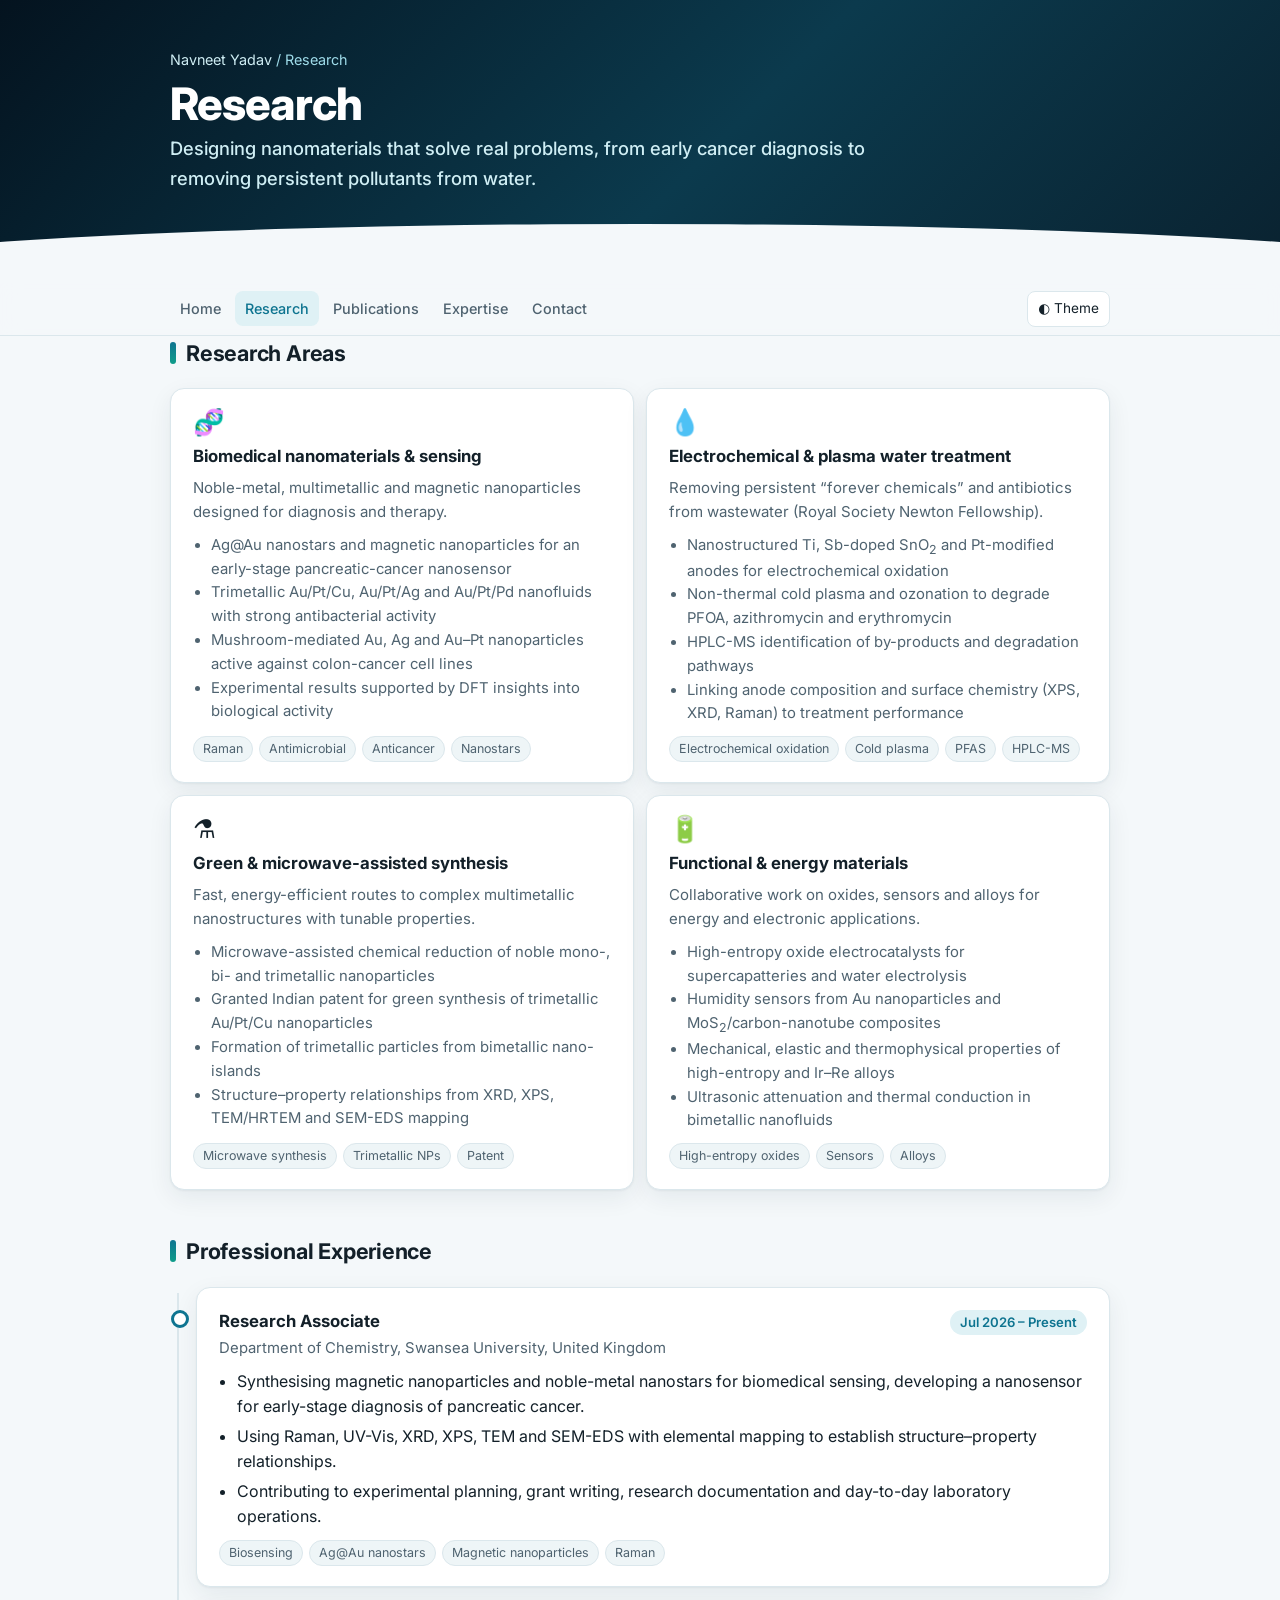
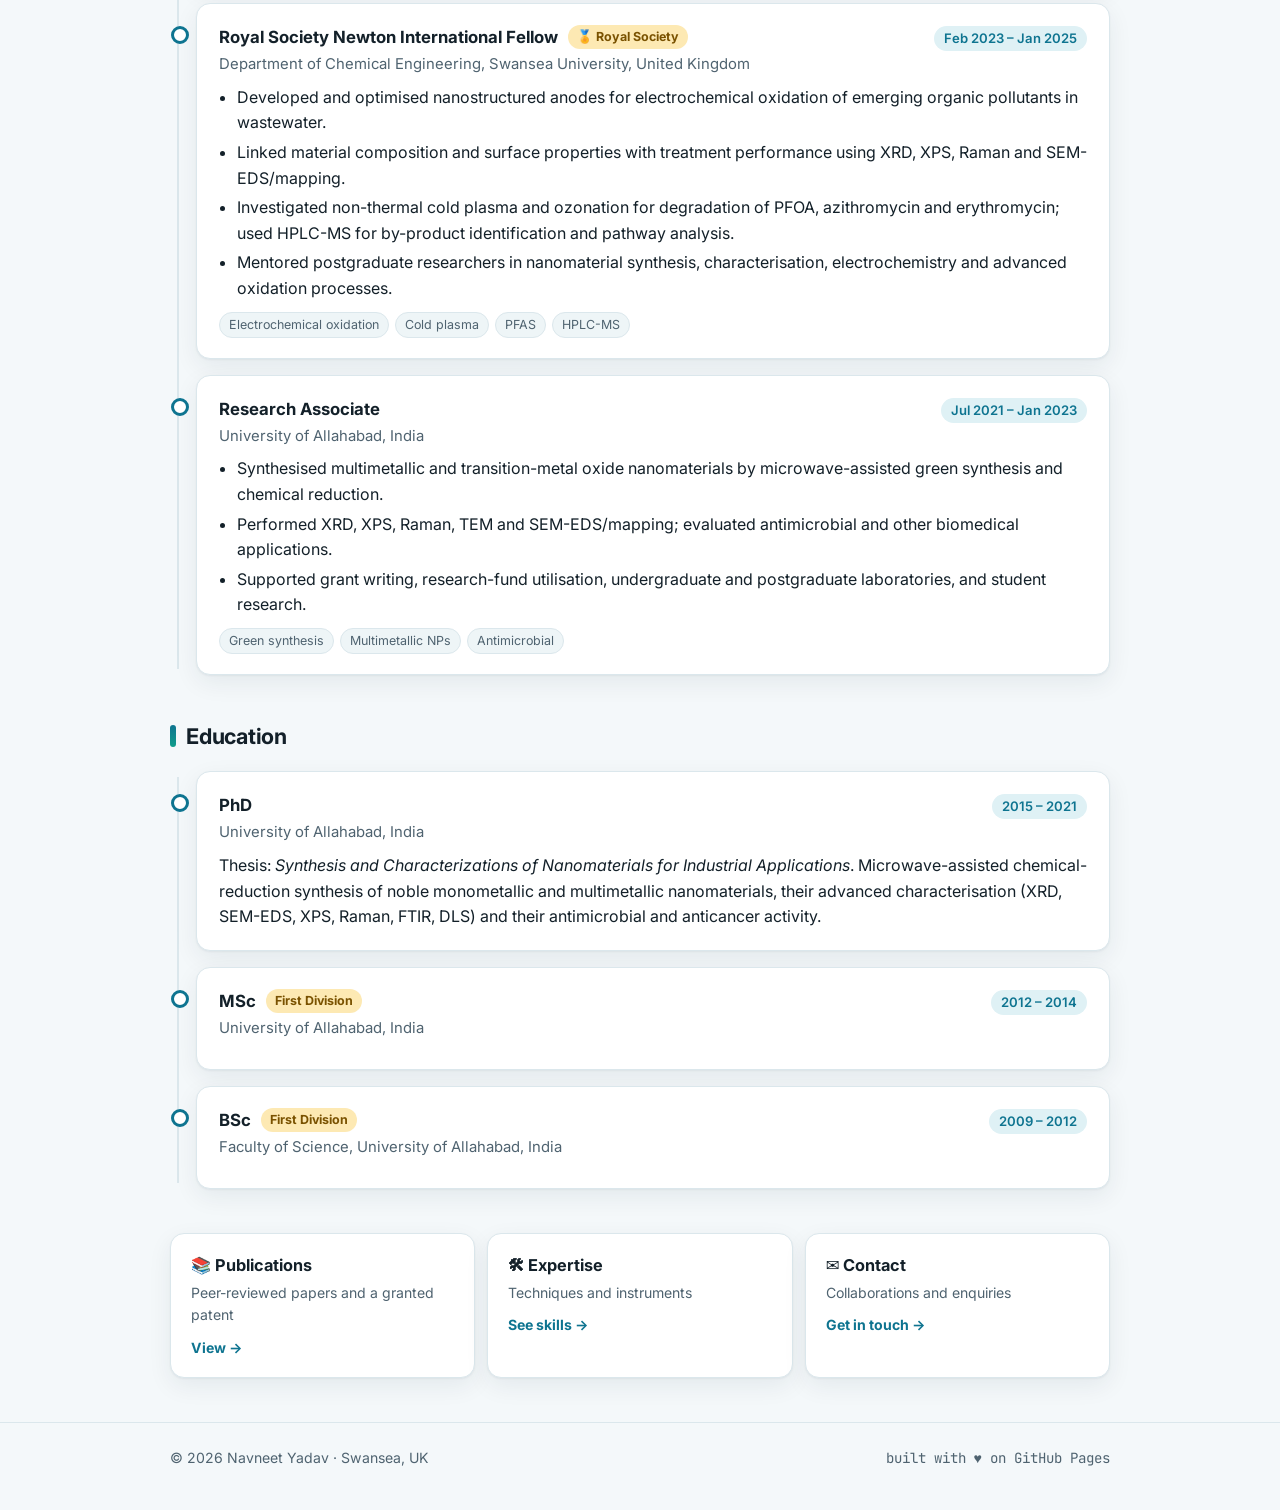
<file: research.html>
<!doctype html>
<html lang="en">
<head>
<meta charset="utf-8">
<meta name="viewport" content="width=device-width, initial-scale=1">
<title>Research · Dr Navneet Yadav</title>
<meta name="description" content="Research areas, experience and education of Dr Navneet Yadav, Swansea University.">
<meta property="og:title" content="Research · Dr Navneet Yadav">
<meta property="og:description" content="Research areas, experience and education of Dr Navneet Yadav, Swansea University.">
<meta property="og:image" content="https://navneetyadav840.github.io/photo_1.jpg">
<link rel="preconnect" href="https://fonts.googleapis.com">
<link rel="preconnect" href="https://fonts.gstatic.com" crossorigin>
<link href="https://fonts.googleapis.com/css2?family=Inter:wght@400;500;600;700;800&family=JetBrains+Mono:wght@400;600&display=swap" rel="stylesheet">
<link rel="stylesheet" href="style.css">
</head>
<body>
<header class="hero pagehead">
  <div class="wrap">
    <p class="crumb"><a href="index.html">Navneet Yadav</a> / Research</p>
    <h1>Research</h1>
    <p class="role">Designing nanomaterials that solve real problems, from early cancer diagnosis to removing persistent pollutants from water.</p>
  </div>
</header>

<nav class="top" aria-label="Pages">
  <div class="wrap">
    <a href="index.html">Home</a>
    <a href="research.html" class="active" aria-current="page">Research</a>
    <a href="publications.html">Publications</a>
    <a href="expertise.html">Expertise</a>
    <a href="contact.html">Contact</a>
    <button class="theme" id="themeBtn" type="button" aria-label="Toggle colour theme">◐ Theme</button>
  </div>
</nav>

<main class="wrap">

  <section id="areas">
    <h2>Research Areas</h2>
    <div class="themes">
      <div class="card theme-card" id="biomedical" style="scroll-margin-top:70px">
        <div class="ico">🧬</div><h3>Biomedical nanomaterials &amp; sensing</h3><p>Noble-metal, multimetallic and magnetic nanoparticles designed for diagnosis and therapy.</p>
        <ul><li>Ag@Au nanostars and magnetic nanoparticles for an early-stage pancreatic-cancer nanosensor</li><li>Trimetallic Au/Pt/Cu, Au/Pt/Ag and Au/Pt/Pd nanofluids with strong antibacterial activity</li><li>Mushroom-mediated Au, Ag and Au–Pt nanoparticles active against colon-cancer cell lines</li><li>Experimental results supported by DFT insights into biological activity</li></ul>
        <div class="tags"><span class="tag">Raman</span><span class="tag">Antimicrobial</span><span class="tag">Anticancer</span><span class="tag">Nanostars</span></div>
      </div>
      <div class="card theme-card" id="water" style="scroll-margin-top:70px">
        <div class="ico">💧</div><h3>Electrochemical &amp; plasma water treatment</h3><p>Removing persistent “forever chemicals” and antibiotics from wastewater (Royal Society Newton Fellowship).</p>
        <ul><li>Nanostructured Ti, Sb-doped SnO<sub>2</sub> and Pt-modified anodes for electrochemical oxidation</li><li>Non-thermal cold plasma and ozonation to degrade PFOA, azithromycin and erythromycin</li><li>HPLC-MS identification of by-products and degradation pathways</li><li>Linking anode composition and surface chemistry (XPS, XRD, Raman) to treatment performance</li></ul>
        <div class="tags"><span class="tag">Electrochemical oxidation</span><span class="tag">Cold plasma</span><span class="tag">PFAS</span><span class="tag">HPLC-MS</span></div>
      </div>
      <div class="card theme-card" id="synthesis" style="scroll-margin-top:70px">
        <div class="ico">⚗️</div><h3>Green &amp; microwave-assisted synthesis</h3><p>Fast, energy-efficient routes to complex multimetallic nanostructures with tunable properties.</p>
        <ul><li>Microwave-assisted chemical reduction of noble mono-, bi- and trimetallic nanoparticles</li><li>Granted Indian patent for green synthesis of trimetallic Au/Pt/Cu nanoparticles</li><li>Formation of trimetallic particles from bimetallic nano-islands</li><li>Structure–property relationships from XRD, XPS, TEM/HRTEM and SEM-EDS mapping</li></ul>
        <div class="tags"><span class="tag">Microwave synthesis</span><span class="tag">Trimetallic NPs</span><span class="tag">Patent</span></div>
      </div>
      <div class="card theme-card" id="functional" style="scroll-margin-top:70px">
        <div class="ico">🔋</div><h3>Functional &amp; energy materials</h3><p>Collaborative work on oxides, sensors and alloys for energy and electronic applications.</p>
        <ul><li>High-entropy oxide electrocatalysts for supercapatteries and water electrolysis</li><li>Humidity sensors from Au nanoparticles and MoS<sub>2</sub>/carbon-nanotube composites</li><li>Mechanical, elastic and thermophysical properties of high-entropy and Ir–Re alloys</li><li>Ultrasonic attenuation and thermal conduction in bimetallic nanofluids</li></ul>
        <div class="tags"><span class="tag">High-entropy oxides</span><span class="tag">Sensors</span><span class="tag">Alloys</span></div>
      </div>
    </div>
  </section>

<section id="experience">
    <h2>Professional Experience</h2>
    <div class="tl">
      <div class="item card">
        <div class="head"><h3>Research Associate</h3><span class="when">Jul 2026 – Present</span></div>
        <p class="where">Department of Chemistry, Swansea University, United Kingdom</p>
        <ul>
          <li>Synthesising magnetic nanoparticles and noble-metal nanostars for biomedical sensing, developing a nanosensor for early-stage diagnosis of pancreatic cancer.</li>
          <li>Using Raman, UV-Vis, XRD, XPS, TEM and SEM-EDS with elemental mapping to establish structure–property relationships.</li>
          <li>Contributing to experimental planning, grant writing, research documentation and day-to-day laboratory operations.</li>
        </ul>
        <div class="tags"><span class="tag">Biosensing</span><span class="tag">Ag@Au nanostars</span><span class="tag">Magnetic nanoparticles</span><span class="tag">Raman</span></div>
      </div>
      <div class="item card">
        <div class="head"><h3>Royal Society Newton International Fellow <span class="badge">🏅 Royal Society</span></h3><span class="when">Feb 2023 – Jan 2025</span></div>
        <p class="where">Department of Chemical Engineering, Swansea University, United Kingdom</p>
        <ul>
          <li>Developed and optimised nanostructured anodes for electrochemical oxidation of emerging organic pollutants in wastewater.</li>
          <li>Linked material composition and surface properties with treatment performance using XRD, XPS, Raman and SEM-EDS/mapping.</li>
          <li>Investigated non-thermal cold plasma and ozonation for degradation of PFOA, azithromycin and erythromycin; used HPLC-MS for by-product identification and pathway analysis.</li>
          <li>Mentored postgraduate researchers in nanomaterial synthesis, characterisation, electrochemistry and advanced oxidation processes.</li>
        </ul>
        <div class="tags"><span class="tag">Electrochemical oxidation</span><span class="tag">Cold plasma</span><span class="tag">PFAS</span><span class="tag">HPLC-MS</span></div>
      </div>
      <div class="item card">
        <div class="head"><h3>Research Associate</h3><span class="when">Jul 2021 – Jan 2023</span></div>
        <p class="where">University of Allahabad, India</p>
        <ul>
          <li>Synthesised multimetallic and transition-metal oxide nanomaterials by microwave-assisted green synthesis and chemical reduction.</li>
          <li>Performed XRD, XPS, Raman, TEM and SEM-EDS/mapping; evaluated antimicrobial and other biomedical applications.</li>
          <li>Supported grant writing, research-fund utilisation, undergraduate and postgraduate laboratories, and student research.</li>
        </ul>
        <div class="tags"><span class="tag">Green synthesis</span><span class="tag">Multimetallic NPs</span><span class="tag">Antimicrobial</span></div>
      </div>
    </div>
  </section>

<section id="education">
    <h2>Education</h2>
    <div class="tl">
      <div class="item card">
        <div class="head"><h3>PhD</h3><span class="when">2015 – 2021</span></div>
        <p class="where">University of Allahabad, India</p>
        <p style="margin:0">Thesis: <i>Synthesis and Characterizations of Nanomaterials for Industrial Applications</i>. Microwave-assisted chemical-reduction synthesis of noble monometallic and multimetallic nanomaterials, their advanced characterisation (XRD, SEM-EDS, XPS, Raman, FTIR, DLS) and their antimicrobial and anticancer activity.</p>
      </div>
      <div class="item card">
        <div class="head"><h3>MSc <span class="badge">First Division</span></h3><span class="when">2012 – 2014</span></div>
        <p class="where">University of Allahabad, India</p>
      </div>
      <div class="item card">
        <div class="head"><h3>BSc <span class="badge">First Division</span></h3><span class="when">2009 – 2012</span></div>
        <p class="where">Faculty of Science, University of Allahabad, India</p>
      </div>
    </div>
  </section>

  <section>
    <div class="cta">
      <a href="publications.html"><b>📚 Publications</b><span>Peer-reviewed papers and a granted patent</span><i>View →</i></a>
      <a href="expertise.html"><b>🛠 Expertise</b><span>Techniques and instruments</span><i>See skills →</i></a>
      <a href="contact.html"><b>✉️ Contact</b><span>Collaborations and enquiries</span><i>Get in touch →</i></a>
    </div>
  </section>

</main>

<footer>
  <div class="wrap">
    <span>© <span id="yr">2026</span> Navneet Yadav · Swansea, UK</span>
    <span class="mono">built with ♥ on GitHub Pages</span>
  </div>
</footer>
<script src="script.js"></script>
</body>
</html>
</file>
<file: style.css>
:root{
  --bg:#f4f8fa; --surface:#ffffff; --surface-2:#eaf2f5; --text:#132029; --muted:#4f6370; --line:#dbe7ec;
  --accent:#0e7490; --accent-soft:#dff1f5; --accent-2:#0f9d8a; --chip:#eef5f7; --shadow:0 1px 2px rgba(10,40,55,.05),0 8px 24px rgba(10,40,55,.07);
  --hero-a:#04131f; --hero-b:#0b3a4d; --hero-c:#0a2230;
}
@media (prefers-color-scheme: dark){
  :root:not([data-theme="light"]){
    --bg:#0a1117; --surface:#111c23; --surface-2:#17262f; --text:#e2edf2; --muted:#9bb0bc; --line:#22343f;
    --accent:#5ccfe0; --accent-soft:#103440; --accent-2:#5eead4; --chip:#162730; --shadow:0 1px 2px rgba(0,0,0,.3),0 8px 24px rgba(0,0,0,.25);
  }
}
:root[data-theme="dark"]{
  --bg:#0a1117; --surface:#111c23; --surface-2:#17262f; --text:#e2edf2; --muted:#9bb0bc; --line:#22343f;
  --accent:#5ccfe0; --accent-soft:#103440; --accent-2:#5eead4; --chip:#162730; --shadow:0 1px 2px rgba(0,0,0,.3),0 8px 24px rgba(0,0,0,.25);
}
*{box-sizing:border-box}
html{scroll-behavior:smooth}
body{margin:0;background:var(--bg);color:var(--text);font:16px/1.6 Inter,system-ui,-apple-system,Segoe UI,Roboto,sans-serif;-webkit-font-smoothing:antialiased}
a{color:var(--accent);text-decoration:none}
a:hover{text-decoration:underline}
.mono{font-family:"JetBrains Mono",ui-monospace,Menlo,monospace}
.wrap{max-width:980px;margin:0 auto;padding:0 20px}

/* hero */
.hero{background:linear-gradient(135deg,var(--hero-a),var(--hero-b) 55%,var(--hero-c));color:#fff;position:relative;overflow:hidden}
.hero::after{content:"";position:absolute;inset:auto 0 -1px 0;height:60px;background:var(--bg);clip-path:ellipse(70% 100% at 50% 100%)}
.hero .wrap{display:flex;gap:36px;align-items:center;padding-top:64px;padding-bottom:96px;position:relative;z-index:1}
.photo{width:168px;height:168px;border-radius:50%;object-fit:cover;flex:none;border:4px solid rgba(255,255,255,.18);box-shadow:0 0 0 8px rgba(92,207,224,.2)}
.hero h1{font-size:clamp(2.4rem,6vw,3.6rem);line-height:1.05;margin:0 0 8px;font-weight:800;letter-spacing:-.02em}
.hero .role{font-size:1.15rem;color:#cfeef4;margin:0 0 6px;font-weight:500}
.hero .place{color:#9fdcea;margin:0 0 14px;font-size:.95rem}
.prompt{font-size:.9rem;color:#9ece6a;margin-bottom:10px}
.prompt span{color:#c0caf5}
.cursor{display:inline-block;width:.55em;height:1.05em;background:#c0caf5;vertical-align:-2px;margin-left:2px;animation:blink 1s steps(1) infinite}
@keyframes blink{50%{opacity:0}}
.actions{display:flex;flex-wrap:wrap;gap:10px;margin-top:18px}
.btn{display:inline-flex;align-items:center;gap:8px;padding:10px 16px;border-radius:10px;font-weight:600;font-size:.92rem;border:1px solid rgba(255,255,255,.22);color:#fff;background:rgba(255,255,255,.08);transition:.15s}
.btn:hover{background:rgba(255,255,255,.16);text-decoration:none;transform:translateY(-1px)}
.btn.primary{background:#5ccfe0;border-color:#5ccfe0;color:#062530}
.btn.primary:hover{background:#9fe3ee}
.btn svg{width:17px;height:17px;flex:none}

.photo.initials{display:grid;place-items:center;background:linear-gradient(135deg,#5ccfe0,#5eead4);color:#062530;font:800 3.4rem Inter,sans-serif;letter-spacing:-.03em}
@media screen and (max-width:720px){.photo.initials{font-size:2.4rem}}
.sub{font-size:.85rem;text-transform:uppercase;letter-spacing:.06em;color:var(--muted);margin:14px 0 0;font-weight:700}
.pubs .sub:first-child{margin-top:0}
.status{font-size:.75rem;font-weight:700;color:var(--accent-2);border:1px solid currentColor;padding:1px 8px;border-radius:999px;margin-left:6px;white-space:nowrap;vertical-align:1px}
.pub.nonum{grid-template-columns:1fr}

/* nav */
nav.top{position:sticky;top:0;z-index:5;background:color-mix(in srgb,var(--bg) 88%,transparent);backdrop-filter:blur(10px);border-bottom:1px solid var(--line)}
nav.top .wrap{display:flex;gap:4px;align-items:center;overflow-x:auto;padding-top:8px;padding-bottom:8px;scrollbar-width:none}
nav.top a{color:var(--muted);font-weight:500;font-size:.9rem;padding:6px 10px;border-radius:8px;white-space:nowrap}
nav.top a:hover{background:var(--surface-2);color:var(--text);text-decoration:none}
.theme{margin-left:auto;background:var(--surface);border:1px solid var(--line);color:var(--text);border-radius:8px;padding:6px 10px;cursor:pointer;font:inherit;font-size:.85rem;flex:none}

/* sections */
main{padding:32px 0 56px}
section{margin:0 0 44px;scroll-margin-top:70px}
h2{font-size:1.35rem;margin:0 0 18px;display:flex;align-items:center;gap:10px;letter-spacing:-.01em}
h2::before{content:"";width:6px;height:22px;border-radius:3px;background:linear-gradient(var(--accent),var(--accent-2))}
.card{background:var(--surface);border:1px solid var(--line);border-radius:14px;padding:20px 22px;box-shadow:var(--shadow)}
.lead{font-size:1.07rem;color:var(--text);margin:0}
.stats{display:grid;grid-template-columns:repeat(4,1fr);gap:12px;margin-top:16px}
.stat{background:var(--surface);border:1px solid var(--line);border-radius:12px;padding:14px;text-align:center}
.stat b{display:block;font-size:1.45rem;color:var(--accent);line-height:1.2}
.stat span{font-size:.8rem;color:var(--muted)}

/* timeline */
.tl{position:relative;padding-left:26px}
.tl::before{content:"";position:absolute;left:7px;top:6px;bottom:6px;width:2px;background:var(--line)}
.item{position:relative;margin-bottom:16px}
.item::before{content:"";position:absolute;left:-26px;top:22px;width:12px;height:12px;border-radius:50%;background:var(--surface);border:3px solid var(--accent)}
.item .head{display:flex;justify-content:space-between;gap:12px;flex-wrap:wrap;align-items:baseline}
.item h3{margin:0;font-size:1.05rem}
.when{font-size:.82rem;color:var(--accent);font-weight:600;background:var(--accent-soft);padding:2px 10px;border-radius:999px;white-space:nowrap}
.where{color:var(--muted);margin:2px 0 8px;font-size:.93rem}
.item ul{margin:8px 0 0;padding-left:18px}
.item li{margin:4px 0}
.tags{display:flex;flex-wrap:wrap;gap:6px;margin-top:10px}
.tag{font-size:.78rem;background:var(--chip);border:1px solid var(--line);padding:2px 9px;border-radius:999px;color:var(--muted)}
.badge{display:inline-block;font-size:.78rem;font-weight:700;color:#7a5200;background:#fde9b3;padding:2px 9px;border-radius:999px;margin-left:6px;vertical-align:2px}

/* publications */
.pubs{counter-reset:p;display:grid;gap:12px}
.pub{display:grid;grid-template-columns:auto 1fr;gap:14px;align-items:start}
.pub:not(.nonum)::before{counter-increment:p;content:counter(p);font:600 .9rem "JetBrains Mono",monospace;color:var(--accent);background:var(--accent-soft);width:30px;height:30px;border-radius:8px;display:grid;place-items:center}
.pub .t{font-weight:600;margin:0 0 4px}
.pub .a{color:var(--muted);font-size:.92rem;margin:0}
.pub .a b{color:var(--text)}
.pub .j{font-size:.9rem;margin:6px 0 0}
.pub .j i{color:var(--text)}

/* skills */
.skills{display:grid;grid-template-columns:repeat(2,1fr);gap:12px}
.skills h3{font-size:.85rem;text-transform:uppercase;letter-spacing:.06em;color:var(--muted);margin:0 0 10px}
.chips{display:flex;flex-wrap:wrap;gap:6px}
.chip{background:var(--chip);border:1px solid var(--line);padding:4px 11px;border-radius:8px;font-size:.88rem}

/* awards */
.awards{display:grid;gap:10px}
.award{display:grid;grid-template-columns:64px 1fr;gap:12px;align-items:baseline}
.award .y{font:600 .9rem "JetBrains Mono",monospace;color:var(--accent)}
.grid2{display:grid;grid-template-columns:1fr 1fr;gap:16px}
.list{margin:0;padding:0;list-style:none}
.list li{padding:8px 0;border-bottom:1px dashed var(--line);display:grid;grid-template-columns:52px 1fr;gap:10px}
.list li:last-child{border-bottom:0}
.list .y{font:600 .85rem "JetBrains Mono",monospace;color:var(--accent)}

.projects{display:grid;grid-template-columns:repeat(2,1fr);gap:12px}
.project h3{margin:0 0 6px;font-size:1.02rem}
.project p{margin:0 0 10px;color:var(--muted);font-size:.93rem}

footer{border-top:1px solid var(--line);padding:24px 0 40px;color:var(--muted);font-size:.88rem}
footer .wrap{display:flex;justify-content:space-between;gap:12px;flex-wrap:wrap}

@media screen and (max-width:720px){
  .hero .wrap{flex-direction:column;align-items:flex-start;padding-top:40px;padding-bottom:80px;gap:20px}
  .photo{width:120px;height:120px}
  .stats{grid-template-columns:repeat(2,1fr)}
  .skills,.grid2,.projects{grid-template-columns:1fr}
  .card{padding:16px}
}
@media print{
  @page{size:A4;margin:12mm 12mm}
  :root,:root[data-theme="dark"],:root:not([data-theme="light"]){
    --bg:#fff;--surface:#fff;--surface-2:#f6f5fb;--text:#111;--muted:#444;--line:#ddd;
    --accent:#0e6a80;--accent-soft:#e3f3f6;--accent-2:#0f9d8a;--chip:#f4f2fb;--shadow:none}
  nav.top,.actions,.theme,.hero::after,.prompt,.stats,#references{display:none!important}
  html{font-size:10.5px}
  body{background:#fff;color:#111;font-size:10.5px;line-height:1.45}
  .wrap{max-width:none;padding:0}
  .hero{background:none;color:#111;border-bottom:2px solid #0e7490;margin-bottom:10px}
  .hero .wrap{padding:0 0 10px;gap:18px;flex-direction:row;align-items:center}
  .photo{width:78px;height:78px;border:0;box-shadow:none}
  .photo.initials{font-size:28px}
  .sub{font-size:9.5px;margin:6px 0 0}
  .hero h1{font-size:26px;margin:0 0 2px}
  .hero .role{color:#333;font-size:12px;margin:0}
  .hero .place{color:#555;font-size:11px;margin:2px 0 0}
  .print-contact{display:block!important;font-size:10.5px;color:#333;margin-top:4px}
  main{padding:0}
  section{margin:0 0 12px}
  h2{font-size:13.5px;margin:0 0 6px}
  h2::before{height:14px;width:4px}
  .card,.stat{box-shadow:none;border:1px solid #ddd;padding:8px 10px;border-radius:8px;break-inside:avoid}
  .lead{font-size:11px}
  .tl{padding-left:18px}.tl::before{left:4px}
  .item{margin-bottom:6px}.item::before{left:-18px;top:12px;width:9px;height:9px;border-width:2px}
  .item h3{font-size:11.5px}.when{font-size:9.5px}.where{font-size:10px;margin:0 0 3px}
  .item ul{margin:3px 0 0}.item li{margin:1px 0}
  .tags{display:none}
  .pubs{gap:6px}.pub::before{width:20px;height:20px;font-size:10px}
  .skills{grid-template-columns:1fr 1fr!important;gap:6px}
  .skills h3{font-size:9.5px;margin:0 0 4px}.chip{font-size:9.5px;padding:1px 6px}
  .awards{gap:3px}.award{grid-template-columns:40px 1fr}
  .grid2,.projects{grid-template-columns:1fr 1fr!important;gap:8px}
  .list li{padding:3px 0;grid-template-columns:38px 1fr}
  a{color:#0e6a80}
  footer{display:none}
}

/* ---- multi-page additions ---- */
nav.top a.active{color:var(--accent);background:var(--accent-soft)}
.pagehead .wrap{padding-top:48px;padding-bottom:84px;display:block}
.pagehead h1{font-size:clamp(2rem,5vw,2.8rem);margin:0 0 6px}
.pagehead .crumb{font-size:.9rem;color:#9fdcea;margin:0 0 10px}
.pagehead .crumb a{color:#cfeef4}
.pagehead .role{max-width:720px}
.more{display:inline-flex;align-items:center;gap:6px;margin-top:14px;padding:9px 15px;border-radius:10px;border:1px solid var(--line);background:var(--surface);color:var(--accent);font-weight:600;font-size:.92rem;box-shadow:var(--shadow);transition:.15s}
.more:hover{text-decoration:none;transform:translateY(-1px);border-color:var(--accent)}
.more::after{content:"→";transition:.15s}
.more:hover::after{transform:translateX(3px)}
.themes{display:grid;grid-template-columns:repeat(2,1fr);gap:12px}
.theme-card{display:flex;flex-direction:column}
.theme-card .ico{font-size:1.6rem;line-height:1;margin-bottom:8px}
.theme-card h3{margin:0 0 6px;font-size:1.05rem}
.theme-card p{margin:0 0 10px;color:var(--muted);font-size:.94rem}
.theme-card ul{margin:0 0 10px;padding-left:18px;color:var(--muted);font-size:.93rem}
.theme-card .tags{margin-top:auto}
a.theme-card{color:inherit;transition:.15s}
a.theme-card:hover{text-decoration:none;border-color:var(--accent);transform:translateY(-2px)}
a.theme-card .go{color:var(--accent);font-weight:600;font-size:.88rem;margin-top:10px}
.glance{margin:0;padding:0;list-style:none}
.glance li{display:grid;grid-template-columns:1fr auto;gap:12px;padding:10px 0;border-bottom:1px dashed var(--line);align-items:baseline}
.glance li:last-child{border-bottom:0}
.glance b{display:block}
.glance span.w{color:var(--muted);font-size:.9rem}
.cta{display:grid;grid-template-columns:repeat(3,1fr);gap:12px}
.cta a{display:flex;flex-direction:column;gap:4px;padding:18px 20px;border-radius:14px;border:1px solid var(--line);background:var(--surface);box-shadow:var(--shadow);color:var(--text);transition:.15s}
.cta a:hover{text-decoration:none;border-color:var(--accent);transform:translateY(-2px)}
.cta a b{font-size:1.02rem}
.cta a span{color:var(--muted);font-size:.88rem}
.cta a i{font-style:normal;color:var(--accent);font-weight:700;font-size:.88rem;margin-top:6px}
.contact-grid{display:grid;grid-template-columns:repeat(2,1fr);gap:12px}
.contact-grid a.card{display:flex;align-items:center;gap:14px;color:var(--text);transition:.15s}
.contact-grid a.card:hover{text-decoration:none;border-color:var(--accent);transform:translateY(-2px)}
.contact-grid .ci{width:42px;height:42px;border-radius:10px;background:var(--accent-soft);color:var(--accent);display:grid;place-items:center;font-weight:800;flex:none}
.contact-grid small{display:block;color:var(--muted);font-size:.86rem;word-break:break-all}
@media screen and (max-width:720px){
  .themes,.cta,.contact-grid{grid-template-columns:1fr}
  .pagehead .wrap{padding-top:32px;padding-bottom:72px}
}
@media print{ .more,.cta,.pagehead::after{display:none!important} .pagehead{background:none;color:#111} .pagehead .crumb{display:none} }
.statnote{margin:8px 2px 0;font-size:.8rem;color:var(--muted)}
.list.news li{grid-template-columns:52px 1fr}
@media print{.statnote{display:none}}
</file>
